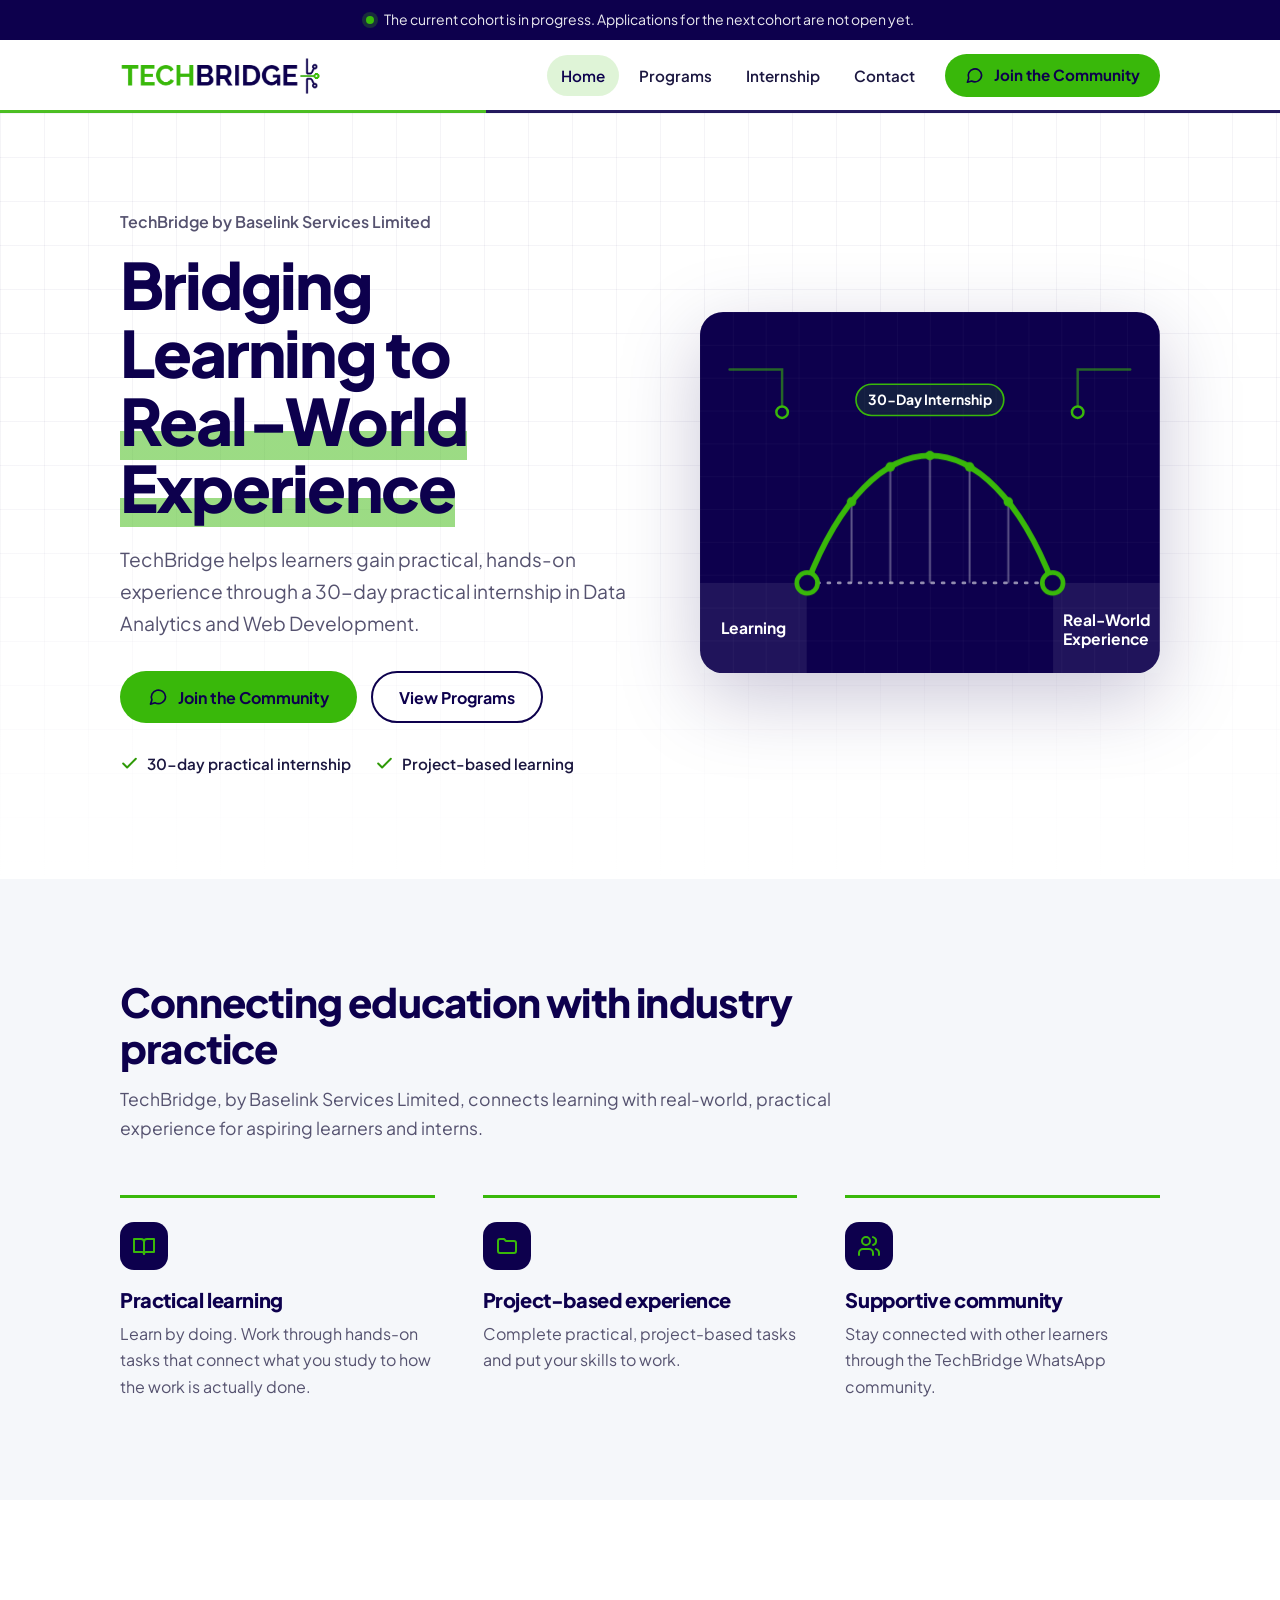
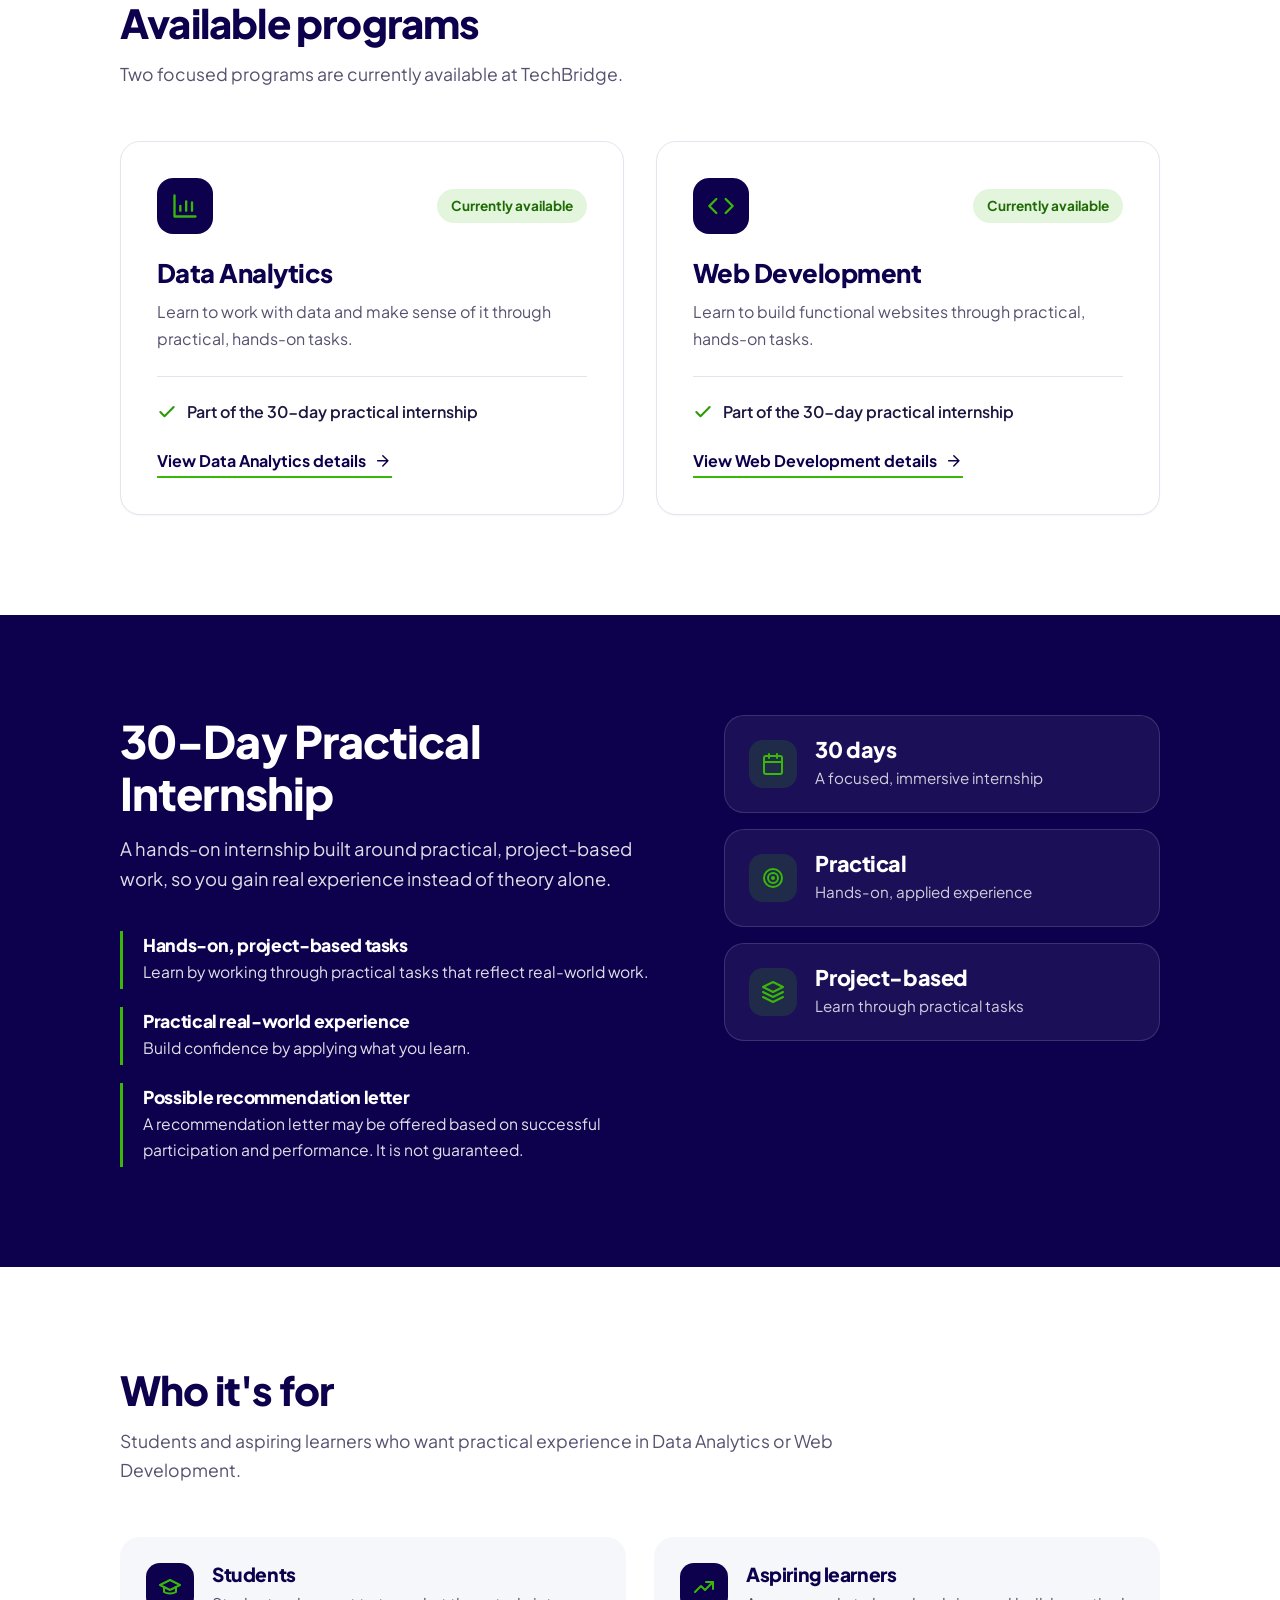
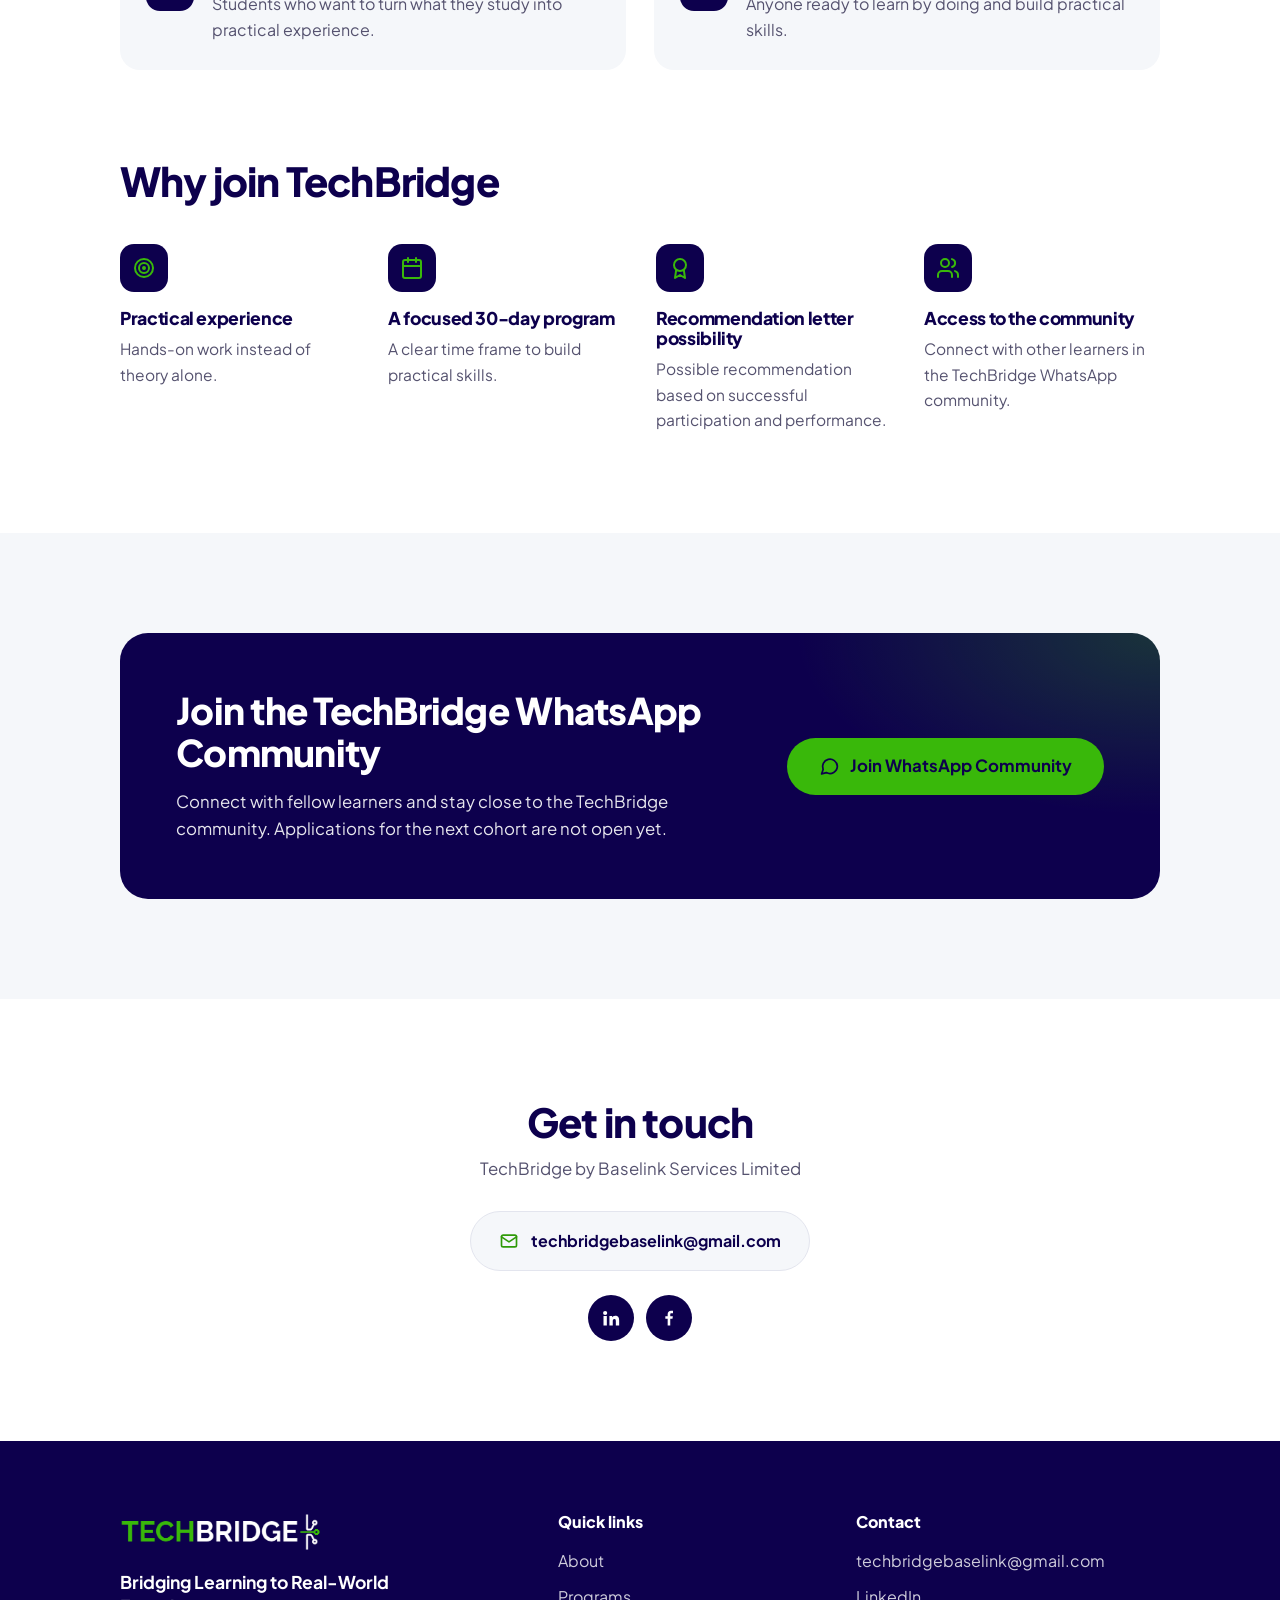
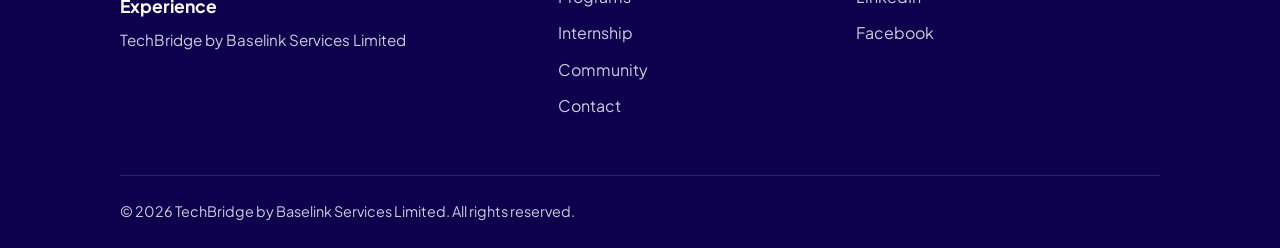
<file: index.html>
<!DOCTYPE html>
<html lang="en">
<head>
  <meta charset="UTF-8">
  <meta name="viewport" content="width=device-width, initial-scale=1">
  <title>TechBridge | Bridging Learning to Real-World Experience</title>
  <meta name="description" content="TechBridge by Baselink Services Limited offers a 30-day practical internship in Data Analytics and Web Development.">
  <meta name="theme-color" content="#0D004D">
  <link rel="icon" type="image/png" href="images/favicon.png">

  <link rel="preconnect" href="https://fonts.googleapis.com">
  <link rel="preconnect" href="https://fonts.gstatic.com" crossorigin>
  <link href="https://fonts.googleapis.com/css2?family=Plus+Jakarta+Sans:wght@400;500;600;700;800&display=swap" rel="stylesheet">
  <link rel="stylesheet" href="style.css">
</head>
<body>

  <!-- Icon sprite (inline so there are no extra files to load) -->
  <svg width="0" height="0" style="position:absolute" aria-hidden="true" focusable="false">
    <defs>
      <symbol id="i-chat" viewBox="0 0 24 24" fill="none" stroke="currentColor" stroke-width="2" stroke-linecap="round" stroke-linejoin="round"><path d="M21 11.5a8.5 8.5 0 0 1-12.6 7.4L3 20.5l1.7-5A8.5 8.5 0 1 1 21 11.5Z"/></symbol>
      <symbol id="i-book" viewBox="0 0 24 24" fill="none" stroke="currentColor" stroke-width="2" stroke-linecap="round" stroke-linejoin="round"><path d="M2 5h7a3 3 0 0 1 3 3v12a2 2 0 0 0-2-2H2z"/><path d="M22 5h-7a3 3 0 0 0-3 3v12a2 2 0 0 1 2-2h8z"/></symbol>
      <symbol id="i-folder" viewBox="0 0 24 24" fill="none" stroke="currentColor" stroke-width="2" stroke-linecap="round" stroke-linejoin="round"><path d="M3 7a2 2 0 0 1 2-2h4l2 2h8a2 2 0 0 1 2 2v8a2 2 0 0 1-2 2H5a2 2 0 0 1-2-2z"/></symbol>
      <symbol id="i-users" viewBox="0 0 24 24" fill="none" stroke="currentColor" stroke-width="2" stroke-linecap="round" stroke-linejoin="round"><path d="M16 21v-2a4 4 0 0 0-4-4H6a4 4 0 0 0-4 4v2"/><circle cx="9" cy="7" r="4"/><path d="M22 21v-2a4 4 0 0 0-3-3.9"/><path d="M16 3.1a4 4 0 0 1 0 7.8"/></symbol>
      <symbol id="i-chart" viewBox="0 0 24 24" fill="none" stroke="currentColor" stroke-width="2" stroke-linecap="round" stroke-linejoin="round"><path d="M3 3v18h18"/><path d="M8 16v-4"/><path d="M13 16V8"/><path d="M18 16v-7"/></symbol>
      <symbol id="i-code" viewBox="0 0 24 24" fill="none" stroke="currentColor" stroke-width="2" stroke-linecap="round" stroke-linejoin="round"><path d="m16 18 6-6-6-6"/><path d="m8 6-6 6 6 6"/></symbol>
      <symbol id="i-check" viewBox="0 0 24 24" fill="none" stroke="currentColor" stroke-width="2.5" stroke-linecap="round" stroke-linejoin="round"><path d="M20 6 9 17l-5-5"/></symbol>
      <symbol id="i-calendar" viewBox="0 0 24 24" fill="none" stroke="currentColor" stroke-width="2" stroke-linecap="round" stroke-linejoin="round"><rect x="3" y="4" width="18" height="18" rx="2"/><path d="M16 2v4M8 2v4M3 10h18"/></symbol>
      <symbol id="i-target" viewBox="0 0 24 24" fill="none" stroke="currentColor" stroke-width="2" stroke-linecap="round" stroke-linejoin="round"><circle cx="12" cy="12" r="9"/><circle cx="12" cy="12" r="5"/><circle cx="12" cy="12" r="1"/></symbol>
      <symbol id="i-layers" viewBox="0 0 24 24" fill="none" stroke="currentColor" stroke-width="2" stroke-linecap="round" stroke-linejoin="round"><path d="m12 2 10 5-10 5L2 7l10-5Z"/><path d="m2 17 10 5 10-5"/><path d="m2 12 10 5 10-5"/></symbol>
      <symbol id="i-cap" viewBox="0 0 24 24" fill="none" stroke="currentColor" stroke-width="2" stroke-linecap="round" stroke-linejoin="round"><path d="M22 10 12 5 2 10l10 5 10-5Z"/><path d="M6 12v5c3 2 9 2 12 0v-5"/></symbol>
      <symbol id="i-trend" viewBox="0 0 24 24" fill="none" stroke="currentColor" stroke-width="2" stroke-linecap="round" stroke-linejoin="round"><path d="m3 17 6-6 4 4 8-8"/><path d="M14 7h7v7"/></symbol>
      <symbol id="i-award" viewBox="0 0 24 24" fill="none" stroke="currentColor" stroke-width="2" stroke-linecap="round" stroke-linejoin="round"><circle cx="12" cy="9" r="6"/><path d="M8.2 13.9 7 22l5-3 5 3-1.2-8.1"/></symbol>
      <symbol id="i-mail" viewBox="0 0 24 24" fill="none" stroke="currentColor" stroke-width="2" stroke-linecap="round" stroke-linejoin="round"><rect x="3" y="5" width="18" height="14" rx="2"/><path d="m3 7 9 6 9-6"/></symbol>
      <symbol id="i-linkedin" viewBox="0 0 24 24" fill="currentColor"><path d="M4.98 3.5a2.5 2.5 0 1 1 0 5 2.5 2.5 0 0 1 0-5ZM3 9.5h4V21H3V9.5Zm6.5 0h3.8v1.6h.1c.5-1 1.8-1.9 3.7-1.9 4 0 4.7 2.6 4.7 6V21h-4v-5c0-1.2 0-2.8-1.7-2.8s-2 1.3-2 2.7V21h-4V9.5Z"/></symbol>
      <symbol id="i-facebook" viewBox="0 0 24 24" fill="currentColor"><path d="M13.5 21v-8h2.7l.4-3.2h-3.1V7.8c0-.9.3-1.5 1.6-1.5h1.7V3.4c-.3 0-1.3-.1-2.4-.1-2.4 0-4 1.5-4 4.1v2.4H7.6V13h2.8v8h3.1Z"/></symbol>
      <symbol id="i-arrow-right" viewBox="0 0 24 24" fill="none" stroke="currentColor" stroke-width="2" stroke-linecap="round" stroke-linejoin="round"><path d="M5 12h14M12 5l7 7-7 7"/></symbol>
    </defs>
  </svg>

  <a class="skip-link" href="#main">Skip to content</a>

  <!-- Cohort notice -->
  <div class="notice" role="status">
    <p><span class="notice-dot" aria-hidden="true"></span>The current cohort is in progress. Applications for the next cohort are not open yet.</p>
  </div>

  <!-- Header -->
  <header class="site-header">
    <div class="container header-inner">
      <a class="brand" href="#home" aria-label="TechBridge home">
        <img src="images/techbridge-logo.png" alt="TechBridge" width="546" height="103">
      </a>
      <nav class="site-nav" aria-label="Main">
        <ul>
          <li><a href="#home" aria-current="page">Home</a></li>
          <li><a href="programs.html">Programs</a></li>
          <li><a href="#internship">Internship</a></li>
          <li><a href="#contact">Contact</a></li>
        </ul>
      </nav>
      <div class="header-side">
        <a class="btn btn-primary btn-sm" href="https://chat.whatsapp.com/FqpBvYS4oaK32cXDxc8JIS" target="_blank" rel="noopener noreferrer">
          <svg class="icon" aria-hidden="true"><use href="#i-chat"/></svg>
          <span class="label-long">Join the Community</span>
          <span class="label-short">Join</span>
        </a>
      </div>
    </div>
  </header>

  <main id="main">

    <!-- Hero -->
    <section class="hero" id="home">
      <div class="container hero-grid">
        <div class="hero-copy">
          <p class="hero-org">TechBridge by Baselink Services Limited</p>
          <h1>Bridging Learning to <span class="mark">Real&#8209;World Experience</span></h1>
          <p class="hero-lead">TechBridge helps learners gain practical, hands-on experience through a 30-day practical internship in Data Analytics and Web Development.</p>
          <div class="hero-actions">
            <a class="btn btn-primary" href="https://chat.whatsapp.com/FqpBvYS4oaK32cXDxc8JIS" target="_blank" rel="noopener noreferrer">
              <svg class="icon" aria-hidden="true"><use href="#i-chat"/></svg>
              Join the Community
            </a>
            <a class="btn btn-outline" href="#programs">View Programs</a>
          </div>
          <ul class="hero-points">
            <li><svg class="icon" aria-hidden="true"><use href="#i-check"/></svg>30-day practical internship</li>
            <li><svg class="icon" aria-hidden="true"><use href="#i-check"/></svg>Project-based learning</li>
          </ul>
        </div>

        <div class="hero-visual">
          <svg class="bridge" viewBox="0 0 560 440" role="img" aria-label="Illustration of a bridge connecting Learning on the left to Real-World Experience on the right">
            <defs>
              <pattern id="grid" width="40" height="40" patternUnits="userSpaceOnUse">
                <path d="M40 0H0V40" fill="none" stroke="#ffffff" stroke-opacity="0.07"/>
              </pattern>
            </defs>
            <rect width="560" height="440" rx="28" fill="#0D004D"/>
            <rect width="560" height="440" rx="28" fill="url(#grid)"/>

            <!-- circuit traces, echoing the logo icon -->
            <g fill="none" stroke="#39B80A" stroke-opacity="0.55" stroke-width="3" stroke-linecap="round">
              <path d="M36 70h64v44"/>
              <path d="M524 70h-64v44"/>
            </g>
            <g fill="#0D004D" stroke="#39B80A" stroke-width="3">
              <circle cx="100" cy="122" r="7"/>
              <circle cx="460" cy="122" r="7"/>
            </g>

            <!-- banks -->
            <rect x="0" y="330" width="130" height="110" fill="#ffffff" fill-opacity="0.08"/>
            <rect x="430" y="330" width="130" height="110" fill="#ffffff" fill-opacity="0.08"/>

            <g transform="translate(280 330) scale(1.15) translate(-280 -330)">
            <!-- deck -->
            <path d="M150 330H410" stroke="#ffffff" stroke-opacity="0.55" stroke-width="3" stroke-dasharray="2 9" stroke-linecap="round"/>

            <!-- hangers -->
            <g class="hangers" stroke="#ffffff" stroke-opacity="0.35" stroke-width="2">
              <path d="M197 244V330"/><path d="M238 207V330"/><path d="M280 195V330"/><path d="M322 207V330"/><path d="M363 244V330"/>
            </g>

            <!-- arch -->
            <path class="arch" pathLength="1" d="M150 330C220 150 340 150 410 330" fill="none" stroke="#39B80A" stroke-width="6" stroke-linecap="round"/>

            <g class="arch-nodes" fill="#39B80A">
              <circle cx="197" cy="244" r="5"/><circle cx="238" cy="207" r="5"/><circle cx="280" cy="195" r="5"/><circle cx="322" cy="207" r="5"/><circle cx="363" cy="244" r="5"/>
            </g>

            <!-- end nodes -->
            <g fill="#0D004D" stroke="#39B80A" stroke-width="5">
              <circle cx="150" cy="330" r="11"/>
              <circle cx="410" cy="330" r="11"/>
            </g>

            </g>

            <!-- 30-day tag -->
            <g>
              <rect x="190" y="88" width="180" height="38" rx="19" fill="#39B80A" fill-opacity="0.16" stroke="#39B80A" stroke-width="2"/>
              <text x="280" y="113" text-anchor="middle" fill="#ffffff" font-size="17" font-weight="700" font-family="Plus Jakarta Sans, Arial, sans-serif">30-Day Internship</text>
            </g>

            <!-- bank labels -->
            <g fill="#ffffff" font-family="Plus Jakarta Sans, Arial, sans-serif" font-weight="700" font-size="19" text-anchor="middle">
              <text x="65" y="392">Learning</text>
              <text x="495" y="382">Real-World</text>
              <text x="495" y="406">Experience</text>
            </g>
          </svg>
        </div>
      </div>
    </section>

    <!-- About -->
    <section class="section section-soft" id="about">
      <div class="container">
        <div class="section-head">
          <h2>Connecting education with industry practice</h2>
          <p>TechBridge, by Baselink Services Limited, connects learning with real-world, practical experience for aspiring learners and interns.</p>
        </div>

        <div class="trio">
          <article class="trio-item">
            <span class="icon-chip"><svg class="icon" aria-hidden="true"><use href="#i-book"/></svg></span>
            <div class="trio-text">
              <h3>Practical learning</h3>
              <p>Learn by doing. Work through hands-on tasks that connect what you study to how the work is actually done.</p>
            </div>
          </article>
          <article class="trio-item">
            <span class="icon-chip"><svg class="icon" aria-hidden="true"><use href="#i-folder"/></svg></span>
            <div class="trio-text">
              <h3>Project-based experience</h3>
              <p>Complete practical, project-based tasks and put your skills to work.</p>
            </div>
          </article>
          <article class="trio-item">
            <span class="icon-chip"><svg class="icon" aria-hidden="true"><use href="#i-users"/></svg></span>
            <div class="trio-text">
              <h3>Supportive community</h3>
              <p>Stay connected with other learners through the TechBridge WhatsApp community.</p>
            </div>
          </article>
        </div>
      </div>
    </section>

    <!-- Programs -->
    <section class="section" id="programs">
      <div class="container">
        <div class="section-head">
          <h2>Available programs</h2>
          <p>Two focused programs are currently available at TechBridge.</p>
        </div>

        <div class="program-grid">
          <article class="program-card">
            <div class="program-top">
              <span class="icon-chip icon-chip-lg"><svg class="icon" aria-hidden="true"><use href="#i-chart"/></svg></span>
              <span class="badge">Currently available</span>
            </div>
            <h3>Data Analytics</h3>
            <p>Learn to work with data and make sense of it through practical, hands-on tasks.</p>
            <ul class="check-list">
              <li><svg class="icon" aria-hidden="true"><use href="#i-check"/></svg>Part of the 30-day practical internship</li>
            </ul>
            <a class="text-link" href="programs.html#data-analytics">View Data Analytics details
              <svg class="icon" aria-hidden="true"><use href="#i-arrow-right"/></svg>
            </a>
          </article>

          <article class="program-card">
            <div class="program-top">
              <span class="icon-chip icon-chip-lg"><svg class="icon" aria-hidden="true"><use href="#i-code"/></svg></span>
              <span class="badge">Currently available</span>
            </div>
            <h3>Web Development</h3>
            <p>Learn to build functional websites through practical, hands-on tasks.</p>
            <ul class="check-list">
              <li><svg class="icon" aria-hidden="true"><use href="#i-check"/></svg>Part of the 30-day practical internship</li>
            </ul>
            <a class="text-link" href="programs.html#web-development">View Web Development details
              <svg class="icon" aria-hidden="true"><use href="#i-arrow-right"/></svg>
            </a>
          </article>
        </div>
      </div>
    </section>

    <!-- Internship -->
    <section class="section section-dark" id="internship">
      <div class="container internship-grid">
        <div class="internship-copy">
          <h2>30-Day Practical Internship</h2>
          <p class="internship-lead">A hands-on internship built around practical, project-based work, so you gain real experience instead of theory alone.</p>

          <ul class="benefits">
            <li>
              <h3>Hands-on, project-based tasks</h3>
              <p>Learn by working through practical tasks that reflect real-world work.</p>
            </li>
            <li>
              <h3>Practical real-world experience</h3>
              <p>Build confidence by applying what you learn.</p>
            </li>
            <li>
              <h3>Possible recommendation letter</h3>
              <p>A recommendation letter may be offered based on successful participation and performance. It is not guaranteed.</p>
            </li>
          </ul>
        </div>

        <div class="internship-tiles">
          <div class="tile">
            <span class="icon-chip icon-chip-light"><svg class="icon" aria-hidden="true"><use href="#i-calendar"/></svg></span>
            <div>
              <h3>30 days</h3>
              <p>A focused, immersive internship</p>
            </div>
          </div>
          <div class="tile">
            <span class="icon-chip icon-chip-light"><svg class="icon" aria-hidden="true"><use href="#i-target"/></svg></span>
            <div>
              <h3>Practical</h3>
              <p>Hands-on, applied experience</p>
            </div>
          </div>
          <div class="tile">
            <span class="icon-chip icon-chip-light"><svg class="icon" aria-hidden="true"><use href="#i-layers"/></svg></span>
            <div>
              <h3>Project-based</h3>
              <p>Learn through practical tasks</p>
            </div>
          </div>
        </div>
      </div>
    </section>

    <!-- Who it's for + Why join -->
    <section class="section" id="why-join">
      <div class="container">
        <div class="section-head">
          <h2>Who it's for</h2>
          <p>Students and aspiring learners who want practical experience in Data Analytics or Web Development.</p>
        </div>

        <div class="duo">
          <article class="who-card">
            <span class="icon-chip"><svg class="icon" aria-hidden="true"><use href="#i-cap"/></svg></span>
            <div>
              <h3>Students</h3>
              <p>Students who want to turn what they study into practical experience.</p>
            </div>
          </article>
          <article class="who-card">
            <span class="icon-chip"><svg class="icon" aria-hidden="true"><use href="#i-trend"/></svg></span>
            <div>
              <h3>Aspiring learners</h3>
              <p>Anyone ready to learn by doing and build practical skills.</p>
            </div>
          </article>
        </div>

        <div class="section-head why-head">
          <h2>Why join TechBridge</h2>
        </div>

        <div class="quad">
          <article class="why-item">
            <span class="icon-chip"><svg class="icon" aria-hidden="true"><use href="#i-target"/></svg></span>
            <h3>Practical experience</h3>
            <p>Hands-on work instead of theory alone.</p>
          </article>
          <article class="why-item">
            <span class="icon-chip"><svg class="icon" aria-hidden="true"><use href="#i-calendar"/></svg></span>
            <h3>A focused 30-day program</h3>
            <p>A clear time frame to build practical skills.</p>
          </article>
          <article class="why-item">
            <span class="icon-chip"><svg class="icon" aria-hidden="true"><use href="#i-award"/></svg></span>
            <h3>Recommendation letter possibility</h3>
            <p>Possible recommendation based on successful participation and performance.</p>
          </article>
          <article class="why-item">
            <span class="icon-chip"><svg class="icon" aria-hidden="true"><use href="#i-users"/></svg></span>
            <h3>Access to the community</h3>
            <p>Connect with other learners in the TechBridge WhatsApp community.</p>
          </article>
        </div>
      </div>
    </section>

    <!-- Community -->
    <section class="section section-soft" id="community">
      <div class="container">
        <div class="community-banner">
          <div class="community-copy">
            <h2>Join the TechBridge WhatsApp Community</h2>
            <p>Connect with fellow learners and stay close to the TechBridge community. Applications for the next cohort are not open yet.</p>
          </div>
          <a class="btn btn-primary btn-lg" href="https://chat.whatsapp.com/FqpBvYS4oaK32cXDxc8JIS" target="_blank" rel="noopener noreferrer">
            <svg class="icon" aria-hidden="true"><use href="#i-chat"/></svg>
            Join WhatsApp Community
          </a>
        </div>
      </div>
    </section>

    <!-- Contact -->
    <section class="section" id="contact">
      <div class="container contact">
        <h2>Get in touch</h2>
        <p>TechBridge by Baselink Services Limited</p>

        <a class="email-pill" href="mailto:techbridgebaselink@gmail.com">
          <svg class="icon" aria-hidden="true"><use href="#i-mail"/></svg>
          techbridgebaselink@gmail.com
        </a>

        <ul class="socials" aria-label="TechBridge social media">
          <li>
            <a href="https://www.linkedin.com/company/techbridge-services/" target="_blank" rel="noopener noreferrer" aria-label="TechBridge on LinkedIn">
              <svg class="icon" aria-hidden="true"><use href="#i-linkedin"/></svg>
            </a>
          </li>
          <li>
            <a href="https://www.facebook.com/p/Baselink-Services-100066771475783/" target="_blank" rel="noopener noreferrer" aria-label="Baselink Services on Facebook">
              <svg class="icon" aria-hidden="true"><use href="#i-facebook"/></svg>
            </a>
          </li>
        </ul>
      </div>
    </section>

  </main>

  <!-- Footer -->
  <footer class="site-footer">
    <div class="container footer-grid">
      <div class="footer-brand">
        <img src="images/techbridge-logo-light.png" alt="TechBridge" width="546" height="103">
        <p class="footer-tagline">Bridging Learning to Real-World Experience</p>
        <p class="footer-org">TechBridge by Baselink Services Limited</p>
      </div>

      <nav class="footer-col" aria-label="Footer">
        <h2>Quick links</h2>
        <ul>
          <li><a href="#about">About</a></li>
          <li><a href="programs.html">Programs</a></li>
          <li><a href="#internship">Internship</a></li>
          <li><a href="#community">Community</a></li>
          <li><a href="#contact">Contact</a></li>
        </ul>
      </nav>

      <div class="footer-col">
        <h2>Contact</h2>
        <ul>
          <li><a href="mailto:techbridgebaselink@gmail.com">techbridgebaselink@gmail.com</a></li>
          <li><a href="https://www.linkedin.com/company/techbridge-services/" target="_blank" rel="noopener noreferrer">LinkedIn</a></li>
          <li><a href="https://www.facebook.com/p/Baselink-Services-100066771475783/" target="_blank" rel="noopener noreferrer">Facebook</a></li>
        </ul>
      </div>
    </div>

    <div class="container footer-bottom">
      <p>&copy; 2026 TechBridge by Baselink Services Limited. All rights reserved.</p>
    </div>
  </footer>

</body>
</html>
</file>
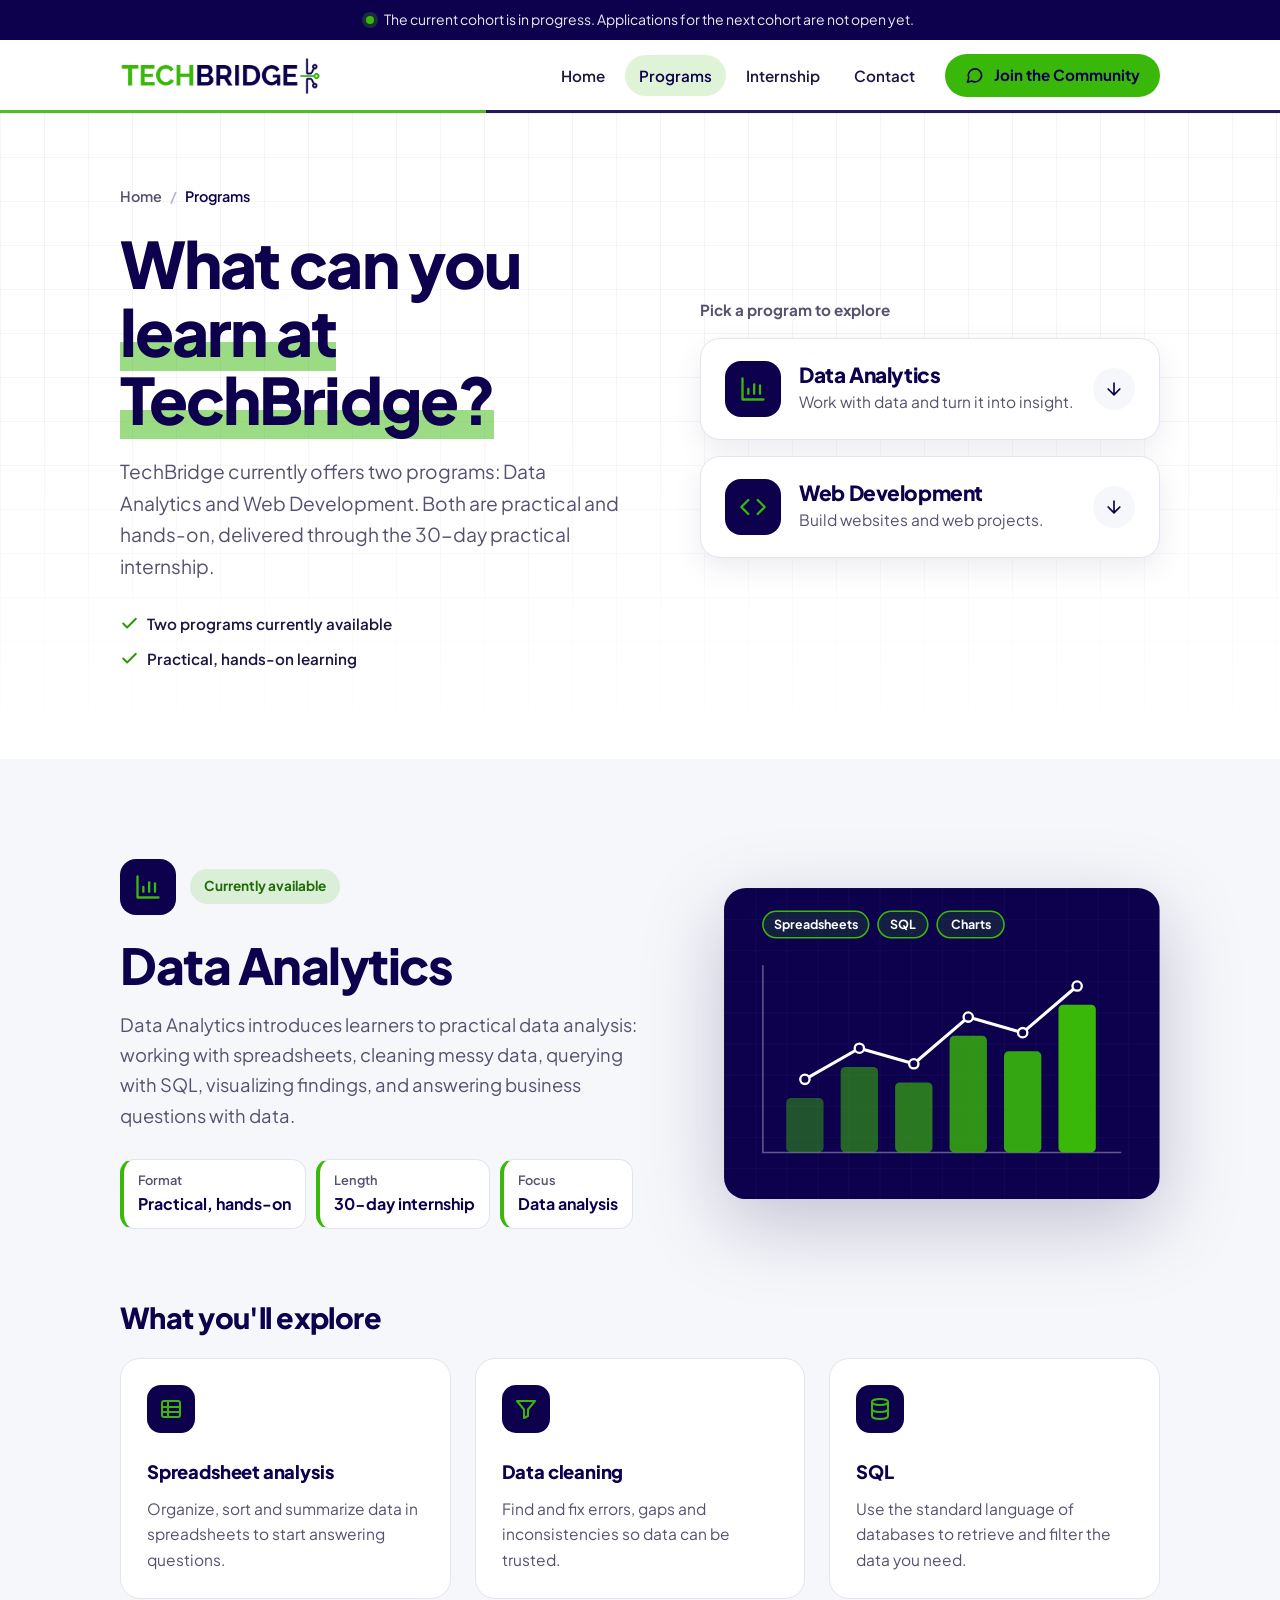
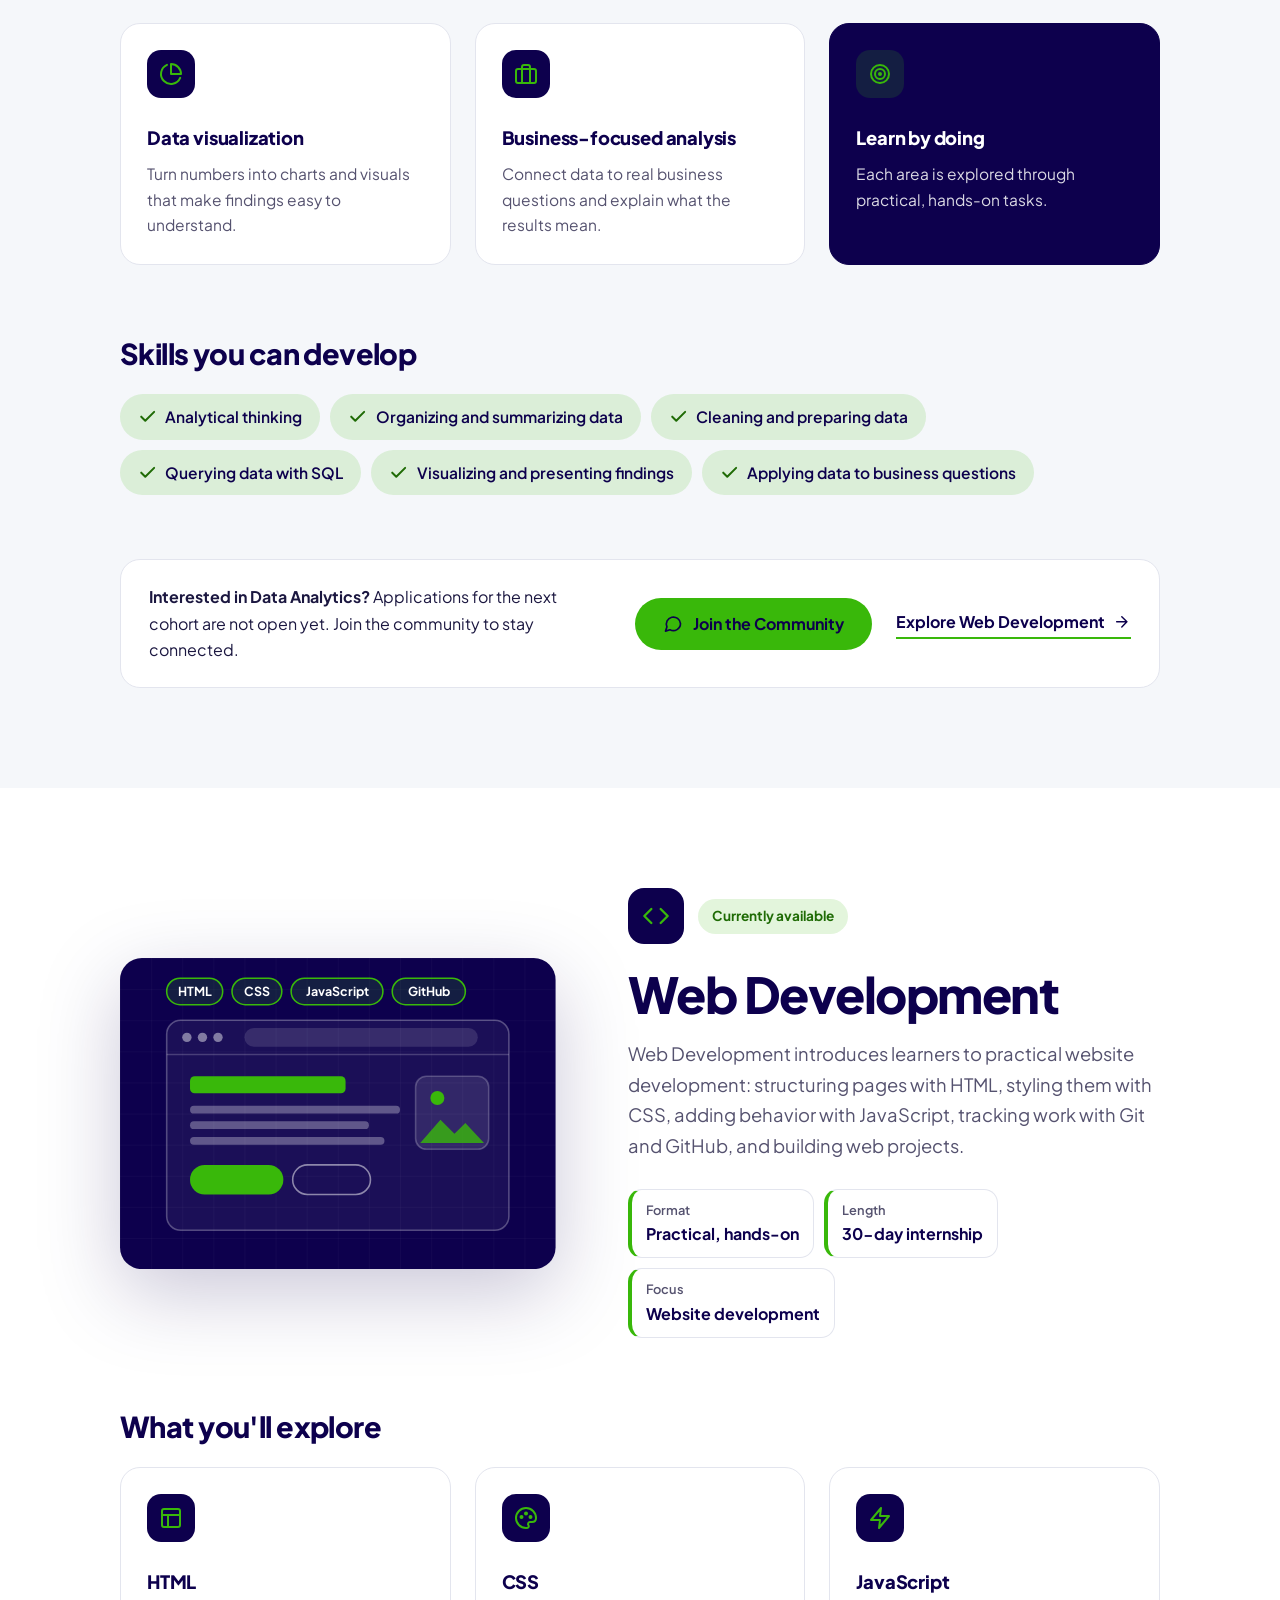
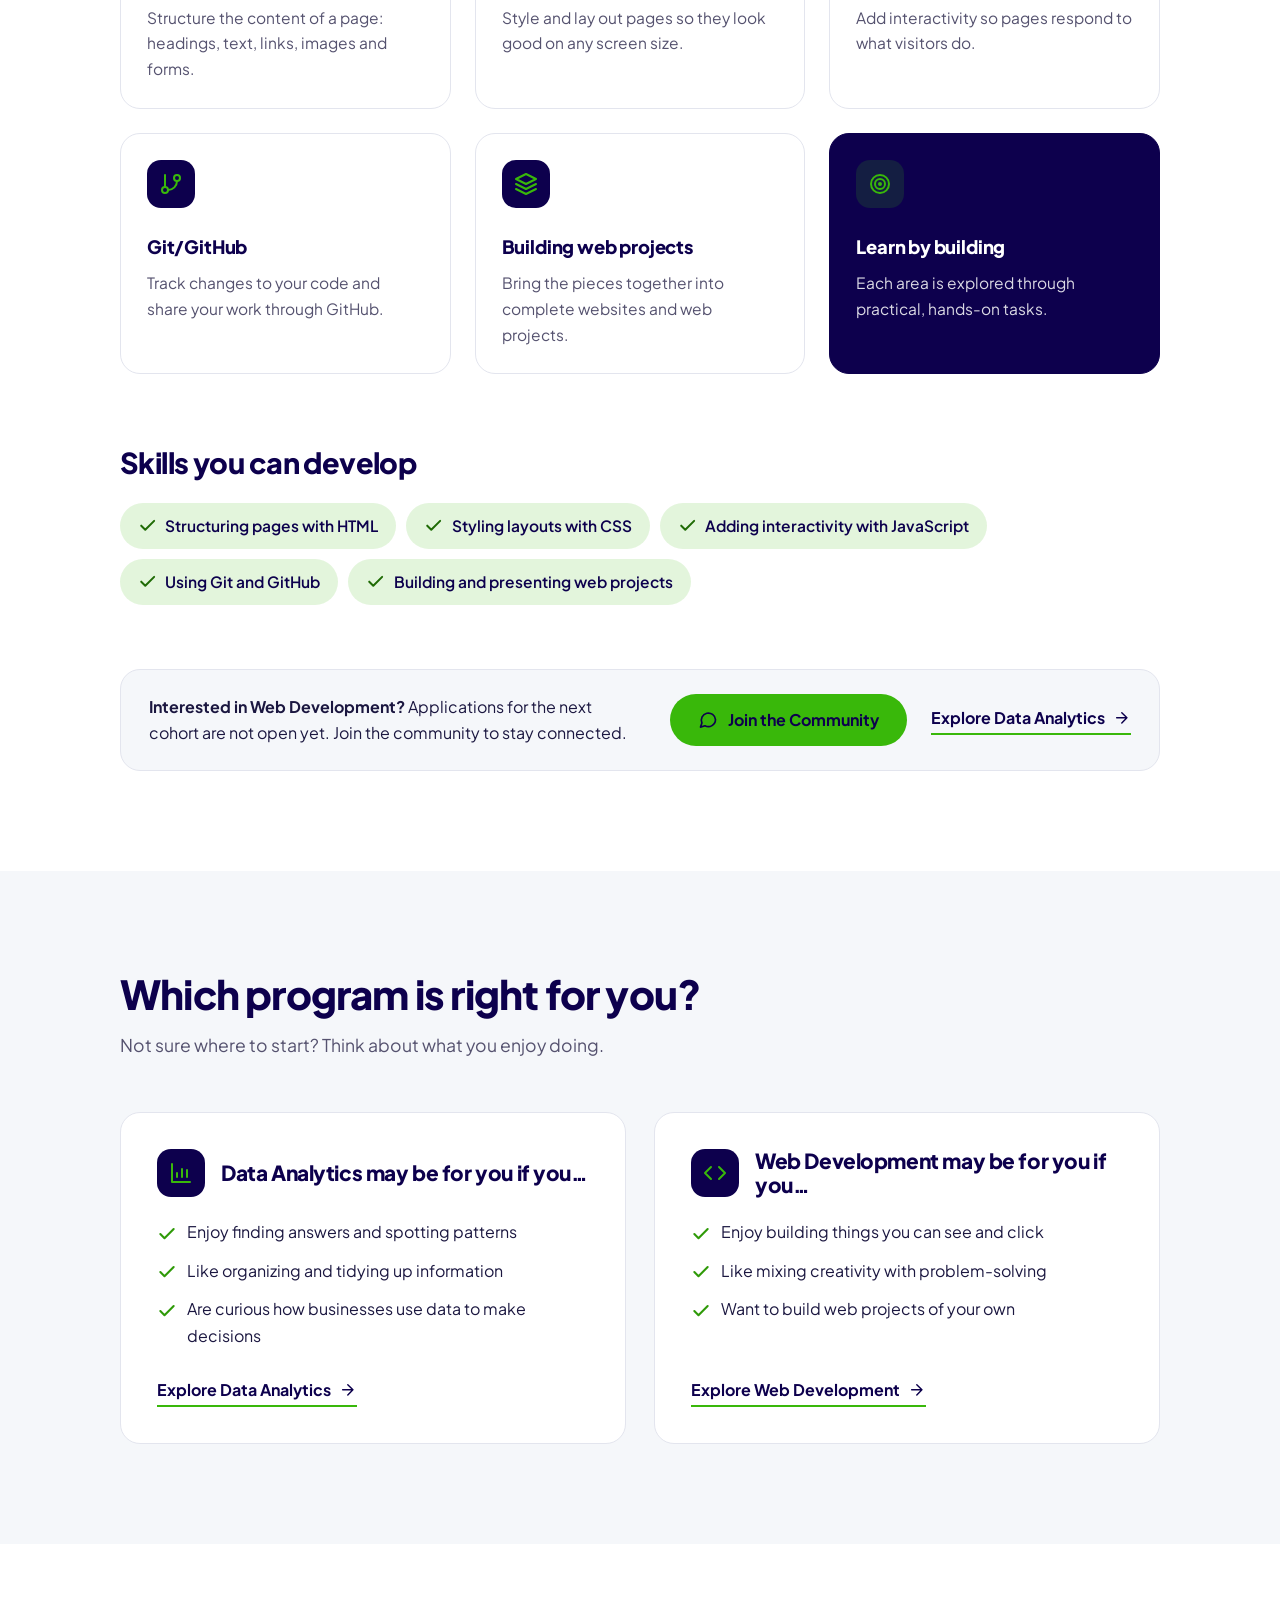
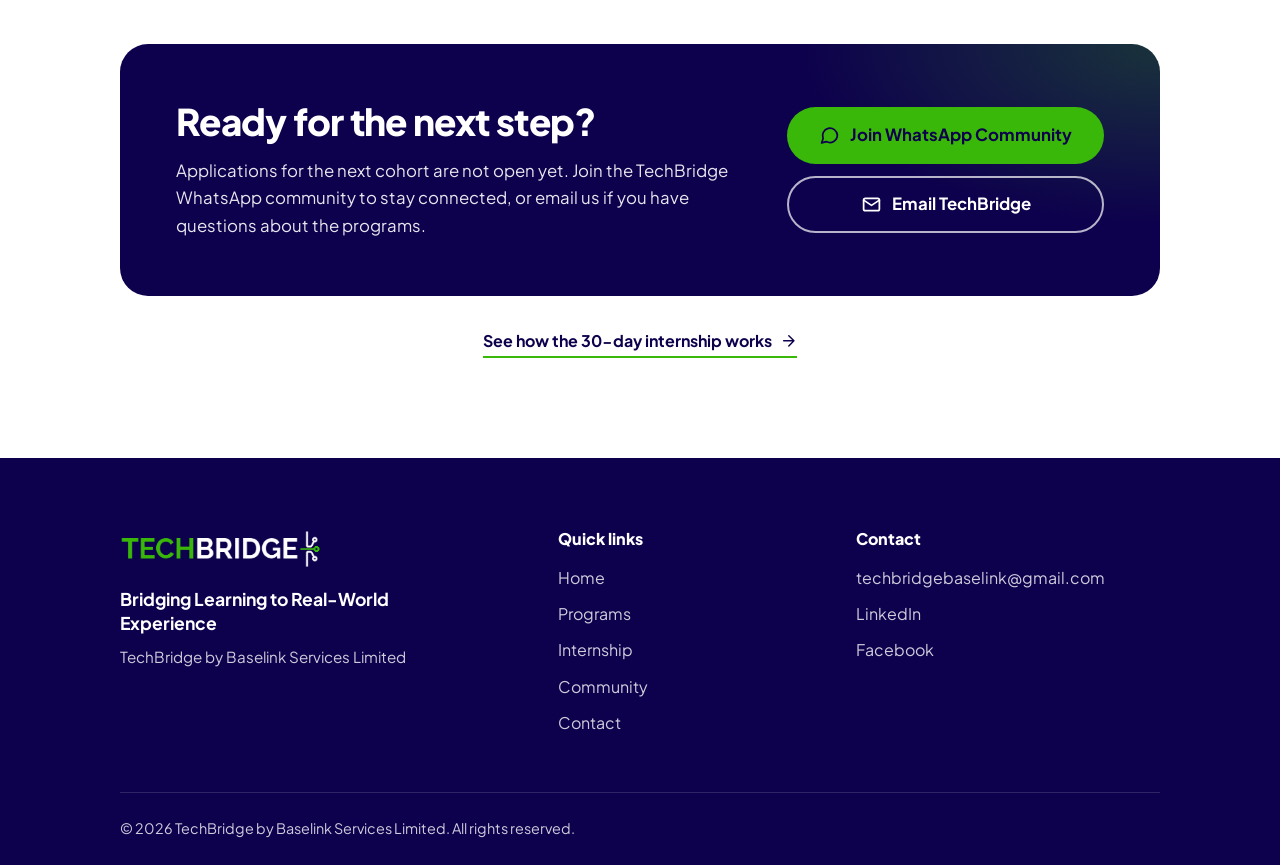
<file: programs.html>
<!DOCTYPE html>
<html lang="en">
<head>
  <meta charset="UTF-8">
  <meta name="viewport" content="width=device-width, initial-scale=1">
  <title>Programs | TechBridge</title>
  <meta name="description" content="Explore TechBridge's Data Analytics and Web Development programs: what you will learn, the skills you can develop, and how to take the next step.">
  <meta name="theme-color" content="#0D004D">
  <link rel="icon" type="image/png" href="images/favicon.png">

  <link rel="preconnect" href="https://fonts.googleapis.com">
  <link rel="preconnect" href="https://fonts.gstatic.com" crossorigin>
  <link href="https://fonts.googleapis.com/css2?family=Plus+Jakarta+Sans:wght@400;500;600;700;800&display=swap" rel="stylesheet">
  <link rel="stylesheet" href="style.css">
</head>
<body>

  <!-- Icon sprite (inline so there are no extra files to load) -->
  <svg width="0" height="0" style="position:absolute" aria-hidden="true" focusable="false">
    <defs>
      <symbol id="i-chat" viewBox="0 0 24 24" fill="none" stroke="currentColor" stroke-width="2" stroke-linecap="round" stroke-linejoin="round"><path d="M21 11.5a8.5 8.5 0 0 1-12.6 7.4L3 20.5l1.7-5A8.5 8.5 0 1 1 21 11.5Z"/></symbol>
      <symbol id="i-chart" viewBox="0 0 24 24" fill="none" stroke="currentColor" stroke-width="2" stroke-linecap="round" stroke-linejoin="round"><path d="M3 3v18h18"/><path d="M8 16v-4"/><path d="M13 16V8"/><path d="M18 16v-7"/></symbol>
      <symbol id="i-code" viewBox="0 0 24 24" fill="none" stroke="currentColor" stroke-width="2" stroke-linecap="round" stroke-linejoin="round"><path d="m16 18 6-6-6-6"/><path d="m8 6-6 6 6 6"/></symbol>
      <symbol id="i-check" viewBox="0 0 24 24" fill="none" stroke="currentColor" stroke-width="2.5" stroke-linecap="round" stroke-linejoin="round"><path d="M20 6 9 17l-5-5"/></symbol>
      <symbol id="i-target" viewBox="0 0 24 24" fill="none" stroke="currentColor" stroke-width="2" stroke-linecap="round" stroke-linejoin="round"><circle cx="12" cy="12" r="9"/><circle cx="12" cy="12" r="5"/><circle cx="12" cy="12" r="1"/></symbol>
      <symbol id="i-layers" viewBox="0 0 24 24" fill="none" stroke="currentColor" stroke-width="2" stroke-linecap="round" stroke-linejoin="round"><path d="m12 2 10 5-10 5L2 7l10-5Z"/><path d="m2 17 10 5 10-5"/><path d="m2 12 10 5 10-5"/></symbol>
      <symbol id="i-mail" viewBox="0 0 24 24" fill="none" stroke="currentColor" stroke-width="2" stroke-linecap="round" stroke-linejoin="round"><rect x="3" y="5" width="18" height="14" rx="2"/><path d="m3 7 9 6 9-6"/></symbol>
      <symbol id="i-linkedin" viewBox="0 0 24 24" fill="currentColor"><path d="M4.98 3.5a2.5 2.5 0 1 1 0 5 2.5 2.5 0 0 1 0-5ZM3 9.5h4V21H3V9.5Zm6.5 0h3.8v1.6h.1c.5-1 1.8-1.9 3.7-1.9 4 0 4.7 2.6 4.7 6V21h-4v-5c0-1.2 0-2.8-1.7-2.8s-2 1.3-2 2.7V21h-4V9.5Z"/></symbol>
      <symbol id="i-facebook" viewBox="0 0 24 24" fill="currentColor"><path d="M13.5 21v-8h2.7l.4-3.2h-3.1V7.8c0-.9.3-1.5 1.6-1.5h1.7V3.4c-.3 0-1.3-.1-2.4-.1-2.4 0-4 1.5-4 4.1v2.4H7.6V13h2.8v8h3.1Z"/></symbol>
      <symbol id="i-arrow-right" viewBox="0 0 24 24" fill="none" stroke="currentColor" stroke-width="2" stroke-linecap="round" stroke-linejoin="round"><path d="M5 12h14M12 5l7 7-7 7"/></symbol>
      <symbol id="i-arrow-down" viewBox="0 0 24 24" fill="none" stroke="currentColor" stroke-width="2" stroke-linecap="round" stroke-linejoin="round"><path d="M12 5v14M19 12l-7 7-7-7"/></symbol>
      <!-- Data Analytics topic icons -->
      <symbol id="i-table" viewBox="0 0 24 24" fill="none" stroke="currentColor" stroke-width="2" stroke-linecap="round" stroke-linejoin="round"><rect x="3" y="4" width="18" height="16" rx="2"/><path d="M3 10h18M3 15h18M9 4v16"/></symbol>
      <symbol id="i-filter" viewBox="0 0 24 24" fill="none" stroke="currentColor" stroke-width="2" stroke-linecap="round" stroke-linejoin="round"><path d="M3 4h18l-7 8.5V19l-4 2v-8.5L3 4Z"/></symbol>
      <symbol id="i-database" viewBox="0 0 24 24" fill="none" stroke="currentColor" stroke-width="2" stroke-linecap="round" stroke-linejoin="round"><ellipse cx="12" cy="5" rx="8" ry="3"/><path d="M4 5v14c0 1.7 3.6 3 8 3s8-1.3 8-3V5"/><path d="M4 12c0 1.7 3.6 3 8 3s8-1.3 8-3"/></symbol>
      <symbol id="i-pie" viewBox="0 0 24 24" fill="none" stroke="currentColor" stroke-width="2" stroke-linecap="round" stroke-linejoin="round"><path d="M21.2 15.9A10 10 0 1 1 8 2.8"/><path d="M22 12A10 10 0 0 0 12 2v10z"/></symbol>
      <symbol id="i-briefcase" viewBox="0 0 24 24" fill="none" stroke="currentColor" stroke-width="2" stroke-linecap="round" stroke-linejoin="round"><rect x="2" y="7" width="20" height="14" rx="2"/><path d="M16 21V5a2 2 0 0 0-2-2h-4a2 2 0 0 0-2 2v16"/></symbol>
      <!-- Web Development topic icons -->
      <symbol id="i-layout" viewBox="0 0 24 24" fill="none" stroke="currentColor" stroke-width="2" stroke-linecap="round" stroke-linejoin="round"><rect x="3" y="3" width="18" height="18" rx="2"/><path d="M3 9h18M9 21V9"/></symbol>
      <symbol id="i-palette" viewBox="0 0 24 24" fill="none" stroke="currentColor" stroke-width="2" stroke-linecap="round" stroke-linejoin="round"><path d="M12 22a10 10 0 1 1 10-10c0 3-2 4-4 4h-2a2 2 0 0 0-1.5 3.3c.6.7.5 2.7-2.5 2.7Z"/><circle cx="7.5" cy="11" r="1"/><circle cx="12" cy="7.5" r="1"/><circle cx="16.5" cy="11" r="1"/></symbol>
      <symbol id="i-bolt" viewBox="0 0 24 24" fill="none" stroke="currentColor" stroke-width="2" stroke-linecap="round" stroke-linejoin="round"><path d="M13 2 3 14h9l-1 8 10-12h-9l1-8Z"/></symbol>
      <symbol id="i-branch" viewBox="0 0 24 24" fill="none" stroke="currentColor" stroke-width="2" stroke-linecap="round" stroke-linejoin="round"><path d="M6 3v12"/><circle cx="18" cy="6" r="3"/><circle cx="6" cy="18" r="3"/><path d="M18 9a9 9 0 0 1-9 9"/></symbol>
    </defs>
  </svg>

  <a class="skip-link" href="#main">Skip to content</a>

  <!-- Cohort notice -->
  <div class="notice" role="status">
    <p><span class="notice-dot" aria-hidden="true"></span>The current cohort is in progress. Applications for the next cohort are not open yet.</p>
  </div>

  <!-- Header -->
  <header class="site-header">
    <div class="container header-inner">
      <a class="brand" href="index.html" aria-label="TechBridge home">
        <img src="images/techbridge-logo.png" alt="TechBridge" width="546" height="103">
      </a>
      <nav class="site-nav" aria-label="Main">
        <ul>
          <li><a href="index.html">Home</a></li>
          <li><a href="programs.html" aria-current="page">Programs</a></li>
          <li><a href="index.html#internship">Internship</a></li>
          <li><a href="index.html#contact">Contact</a></li>
        </ul>
      </nav>
      <div class="header-side">
        <a class="btn btn-primary btn-sm" href="https://chat.whatsapp.com/FqpBvYS4oaK32cXDxc8JIS" target="_blank" rel="noopener noreferrer">
          <svg class="icon" aria-hidden="true"><use href="#i-chat"/></svg>
          <span class="label-long">Join the Community</span>
          <span class="label-short">Join</span>
        </a>
      </div>
    </div>
  </header>

  <main id="main">

    <!-- Page hero -->
    <section class="hero page-hero" id="top">
      <div class="container hero-grid">
        <div class="hero-copy">
          <nav class="breadcrumb" aria-label="Breadcrumb">
            <ul>
              <li><a href="index.html">Home</a></li>
              <li aria-current="page">Programs</li>
            </ul>
          </nav>
          <h1>What can you <span class="mark">learn at TechBridge?</span></h1>
          <p class="hero-lead">TechBridge currently offers two programs: Data Analytics and Web Development. Both are practical and hands-on, delivered through the 30-day practical internship.</p>
          <ul class="hero-points">
            <li><svg class="icon" aria-hidden="true"><use href="#i-check"/></svg>Two programs currently available</li>
            <li><svg class="icon" aria-hidden="true"><use href="#i-check"/></svg>Practical, hands-on learning</li>
          </ul>
        </div>

        <div class="chooser">
          <p class="chooser-label">Pick a program to explore</p>

          <a class="path-card" href="#data-analytics">
            <span class="icon-chip icon-chip-lg"><svg class="icon" aria-hidden="true"><use href="#i-chart"/></svg></span>
            <div class="path-text">
              <h2>Data Analytics</h2>
              <p>Work with data and turn it into insight.</p>
            </div>
            <span class="path-arrow"><svg class="icon" aria-hidden="true"><use href="#i-arrow-down"/></svg></span>
          </a>

          <a class="path-card" href="#web-development">
            <span class="icon-chip icon-chip-lg"><svg class="icon" aria-hidden="true"><use href="#i-code"/></svg></span>
            <div class="path-text">
              <h2>Web Development</h2>
              <p>Build websites and web projects.</p>
            </div>
            <span class="path-arrow"><svg class="icon" aria-hidden="true"><use href="#i-arrow-down"/></svg></span>
          </a>
        </div>
      </div>
    </section>

    <!-- Data Analytics -->
    <section class="section section-soft" id="data-analytics">
      <div class="container">

        <div class="program-head">
          <div class="program-head-text">
            <div class="program-title-row">
              <span class="icon-chip icon-chip-lg"><svg class="icon" aria-hidden="true"><use href="#i-chart"/></svg></span>
              <span class="badge">Currently available</span>
            </div>
            <h2>Data Analytics</h2>
            <p class="program-intro">Data Analytics introduces learners to practical data analysis: working with spreadsheets, cleaning messy data, querying with SQL, visualizing findings, and answering business questions with data.</p>

            <ul class="facts">
              <li class="fact"><span class="fact-label">Format</span><span class="fact-value">Practical, hands-on</span></li>
              <li class="fact"><span class="fact-label">Length</span><span class="fact-value">30-day internship</span></li>
              <li class="fact"><span class="fact-label">Focus</span><span class="fact-value">Data analysis</span></li>
            </ul>
          </div>

          <div class="program-art">
            <svg viewBox="0 0 560 400" role="img" aria-label="Illustration of a bar chart with a rising trend line, labeled Spreadsheets, SQL and Charts">
              <defs>
                <pattern id="grid-da" width="40" height="40" patternUnits="userSpaceOnUse">
                  <path d="M40 0H0V40" fill="none" stroke="#ffffff" stroke-opacity="0.07"/>
                </pattern>
              </defs>
              <rect width="560" height="400" rx="28" fill="#0D004D"/>
              <rect width="560" height="400" rx="28" fill="url(#grid-da)"/>

              <g font-family="Plus Jakarta Sans, Arial, sans-serif" font-size="16" font-weight="700" fill="#ffffff" text-anchor="middle">
                <rect x="50" y="30" width="136" height="34" rx="17" fill="#39B80A" fill-opacity="0.16" stroke="#39B80A" stroke-width="2"/>
                <text x="118" y="53">Spreadsheets</text>
                <rect x="198" y="30" width="64" height="34" rx="17" fill="#39B80A" fill-opacity="0.16" stroke="#39B80A" stroke-width="2"/>
                <text x="230" y="53">SQL</text>
                <rect x="274" y="30" width="86" height="34" rx="17" fill="#39B80A" fill-opacity="0.16" stroke="#39B80A" stroke-width="2"/>
                <text x="317" y="53">Charts</text>
              </g>

              <!-- axes -->
              <path d="M50 100V340H510" fill="none" stroke="#ffffff" stroke-opacity="0.35" stroke-width="2" stroke-linecap="round"/>

              <!-- bars -->
              <g fill="#39B80A">
                <rect x="80"  y="270" width="48" height="70"  rx="6" fill-opacity="0.45"/>
                <rect x="150" y="230" width="48" height="110" rx="6" fill-opacity="0.55"/>
                <rect x="220" y="250" width="48" height="90"  rx="6" fill-opacity="0.65"/>
                <rect x="290" y="190" width="48" height="150" rx="6" fill-opacity="0.8"/>
                <rect x="360" y="210" width="48" height="130" rx="6" fill-opacity="0.9"/>
                <rect x="430" y="150" width="48" height="190" rx="6"/>
              </g>

              <!-- trend line -->
              <polyline points="104,246 174,206 244,226 314,166 384,186 454,126" fill="none" stroke="#ffffff" stroke-width="4" stroke-linecap="round" stroke-linejoin="round"/>
              <g fill="#0D004D" stroke="#ffffff" stroke-width="3">
                <circle cx="104" cy="246" r="6"/><circle cx="174" cy="206" r="6"/><circle cx="244" cy="226" r="6"/>
                <circle cx="314" cy="166" r="6"/><circle cx="384" cy="186" r="6"/><circle cx="454" cy="126" r="6"/>
              </g>
            </svg>
          </div>
        </div>

        <h3 class="sub-head">What you'll explore</h3>
        <div class="topics">
          <article class="topic">
            <span class="icon-chip"><svg class="icon" aria-hidden="true"><use href="#i-table"/></svg></span>
            <h4>Spreadsheet analysis</h4>
            <p>Organize, sort and summarize data in spreadsheets to start answering questions.</p>
          </article>
          <article class="topic">
            <span class="icon-chip"><svg class="icon" aria-hidden="true"><use href="#i-filter"/></svg></span>
            <h4>Data cleaning</h4>
            <p>Find and fix errors, gaps and inconsistencies so data can be trusted.</p>
          </article>
          <article class="topic">
            <span class="icon-chip"><svg class="icon" aria-hidden="true"><use href="#i-database"/></svg></span>
            <h4>SQL</h4>
            <p>Use the standard language of databases to retrieve and filter the data you need.</p>
          </article>
          <article class="topic">
            <span class="icon-chip"><svg class="icon" aria-hidden="true"><use href="#i-pie"/></svg></span>
            <h4>Data visualization</h4>
            <p>Turn numbers into charts and visuals that make findings easy to understand.</p>
          </article>
          <article class="topic">
            <span class="icon-chip"><svg class="icon" aria-hidden="true"><use href="#i-briefcase"/></svg></span>
            <h4>Business-focused analysis</h4>
            <p>Connect data to real business questions and explain what the results mean.</p>
          </article>
          <article class="topic topic-note">
            <span class="icon-chip icon-chip-light"><svg class="icon" aria-hidden="true"><use href="#i-target"/></svg></span>
            <h4>Learn by doing</h4>
            <p>Each area is explored through practical, hands-on tasks.</p>
          </article>
        </div>

        <h3 class="sub-head">Skills you can develop</h3>
        <ul class="skills">
          <li class="skill"><svg class="icon" aria-hidden="true"><use href="#i-check"/></svg>Analytical thinking</li>
          <li class="skill"><svg class="icon" aria-hidden="true"><use href="#i-check"/></svg>Organizing and summarizing data</li>
          <li class="skill"><svg class="icon" aria-hidden="true"><use href="#i-check"/></svg>Cleaning and preparing data</li>
          <li class="skill"><svg class="icon" aria-hidden="true"><use href="#i-check"/></svg>Querying data with SQL</li>
          <li class="skill"><svg class="icon" aria-hidden="true"><use href="#i-check"/></svg>Visualizing and presenting findings</li>
          <li class="skill"><svg class="icon" aria-hidden="true"><use href="#i-check"/></svg>Applying data to business questions</li>
        </ul>

        <div class="program-next">
          <p><strong>Interested in Data Analytics?</strong> Applications for the next cohort are not open yet. Join the community to stay connected.</p>
          <div class="program-next-actions">
            <a class="btn btn-primary" href="https://chat.whatsapp.com/FqpBvYS4oaK32cXDxc8JIS" target="_blank" rel="noopener noreferrer">
              <svg class="icon" aria-hidden="true"><use href="#i-chat"/></svg>
              Join the Community
            </a>
            <a class="text-link" href="#web-development">Explore Web Development
              <svg class="icon" aria-hidden="true"><use href="#i-arrow-right"/></svg>
            </a>
          </div>
        </div>

      </div>
    </section>

    <!-- Web Development -->
    <section class="section" id="web-development">
      <div class="container">

        <div class="program-head program-head-reverse">
          <div class="program-head-text">
            <div class="program-title-row">
              <span class="icon-chip icon-chip-lg"><svg class="icon" aria-hidden="true"><use href="#i-code"/></svg></span>
              <span class="badge">Currently available</span>
            </div>
            <h2>Web Development</h2>
            <p class="program-intro">Web Development introduces learners to practical website development: structuring pages with HTML, styling them with CSS, adding behavior with JavaScript, tracking work with Git and GitHub, and building web projects.</p>

            <ul class="facts">
              <li class="fact"><span class="fact-label">Format</span><span class="fact-value">Practical, hands-on</span></li>
              <li class="fact"><span class="fact-label">Length</span><span class="fact-value">30-day internship</span></li>
              <li class="fact"><span class="fact-label">Focus</span><span class="fact-value">Website development</span></li>
            </ul>
          </div>

          <div class="program-art">
            <svg viewBox="0 0 560 400" role="img" aria-label="Illustration of a web page in a browser window, labeled HTML, CSS, JavaScript and GitHub">
              <defs>
                <pattern id="grid-wd" width="40" height="40" patternUnits="userSpaceOnUse">
                  <path d="M40 0H0V40" fill="none" stroke="#ffffff" stroke-opacity="0.07"/>
                </pattern>
              </defs>
              <rect width="560" height="400" rx="28" fill="#0D004D"/>
              <rect width="560" height="400" rx="28" fill="url(#grid-wd)"/>

              <g font-family="Plus Jakarta Sans, Arial, sans-serif" font-size="16" font-weight="700" fill="#ffffff" text-anchor="middle">
                <rect x="60"  y="26" width="72"  height="34" rx="17" fill="#39B80A" fill-opacity="0.16" stroke="#39B80A" stroke-width="2"/>
                <text x="96"  y="49">HTML</text>
                <rect x="144" y="26" width="64"  height="34" rx="17" fill="#39B80A" fill-opacity="0.16" stroke="#39B80A" stroke-width="2"/>
                <text x="176" y="49">CSS</text>
                <rect x="220" y="26" width="118" height="34" rx="17" fill="#39B80A" fill-opacity="0.16" stroke="#39B80A" stroke-width="2"/>
                <text x="279" y="49">JavaScript</text>
                <rect x="350" y="26" width="94"  height="34" rx="17" fill="#39B80A" fill-opacity="0.16" stroke="#39B80A" stroke-width="2"/>
                <text x="397" y="49">GitHub</text>
              </g>

              <!-- browser window -->
              <rect x="60" y="80" width="440" height="270" rx="18" fill="#ffffff" fill-opacity="0.06" stroke="#ffffff" stroke-opacity="0.28" stroke-width="2"/>
              <path d="M60 124H500" stroke="#ffffff" stroke-opacity="0.2" stroke-width="2"/>
              <g fill="#ffffff" fill-opacity="0.45">
                <circle cx="86" cy="102" r="6"/><circle cx="106" cy="102" r="6"/><circle cx="126" cy="102" r="6"/>
              </g>
              <rect x="160" y="90" width="300" height="24" rx="12" fill="#ffffff" fill-opacity="0.12"/>

              <!-- page content -->
              <rect x="90" y="152" width="200" height="22" rx="6" fill="#39B80A"/>
              <g fill="#ffffff" fill-opacity="0.3">
                <rect x="90" y="190" width="270" height="10" rx="5"/>
                <rect x="90" y="210" width="230" height="10" rx="5"/>
                <rect x="90" y="230" width="250" height="10" rx="5"/>
              </g>
              <rect x="90" y="266" width="120" height="38" rx="19" fill="#39B80A"/>
              <rect x="222" y="266" width="100" height="38" rx="19" fill="none" stroke="#ffffff" stroke-opacity="0.5" stroke-width="2"/>

              <rect x="380" y="152" width="94" height="94" rx="14" fill="#ffffff" fill-opacity="0.1" stroke="#ffffff" stroke-opacity="0.22" stroke-width="2"/>
              <circle cx="408" cy="180" r="9" fill="#39B80A"/>
              <path d="M386 238l26-30 18 18 14-14 24 26z" fill="#39B80A" fill-opacity="0.8"/>
            </svg>
          </div>
        </div>

        <h3 class="sub-head">What you'll explore</h3>
        <div class="topics">
          <article class="topic">
            <span class="icon-chip"><svg class="icon" aria-hidden="true"><use href="#i-layout"/></svg></span>
            <h4>HTML</h4>
            <p>Structure the content of a page: headings, text, links, images and forms.</p>
          </article>
          <article class="topic">
            <span class="icon-chip"><svg class="icon" aria-hidden="true"><use href="#i-palette"/></svg></span>
            <h4>CSS</h4>
            <p>Style and lay out pages so they look good on any screen size.</p>
          </article>
          <article class="topic">
            <span class="icon-chip"><svg class="icon" aria-hidden="true"><use href="#i-bolt"/></svg></span>
            <h4>JavaScript</h4>
            <p>Add interactivity so pages respond to what visitors do.</p>
          </article>
          <article class="topic">
            <span class="icon-chip"><svg class="icon" aria-hidden="true"><use href="#i-branch"/></svg></span>
            <h4>Git/GitHub</h4>
            <p>Track changes to your code and share your work through GitHub.</p>
          </article>
          <article class="topic">
            <span class="icon-chip"><svg class="icon" aria-hidden="true"><use href="#i-layers"/></svg></span>
            <h4>Building web projects</h4>
            <p>Bring the pieces together into complete websites and web projects.</p>
          </article>
          <article class="topic topic-note">
            <span class="icon-chip icon-chip-light"><svg class="icon" aria-hidden="true"><use href="#i-target"/></svg></span>
            <h4>Learn by building</h4>
            <p>Each area is explored through practical, hands-on tasks.</p>
          </article>
        </div>

        <h3 class="sub-head">Skills you can develop</h3>
        <ul class="skills">
          <li class="skill"><svg class="icon" aria-hidden="true"><use href="#i-check"/></svg>Structuring pages with HTML</li>
          <li class="skill"><svg class="icon" aria-hidden="true"><use href="#i-check"/></svg>Styling layouts with CSS</li>
          <li class="skill"><svg class="icon" aria-hidden="true"><use href="#i-check"/></svg>Adding interactivity with JavaScript</li>
          <li class="skill"><svg class="icon" aria-hidden="true"><use href="#i-check"/></svg>Using Git and GitHub</li>
          <li class="skill"><svg class="icon" aria-hidden="true"><use href="#i-check"/></svg>Building and presenting web projects</li>
        </ul>

        <div class="program-next">
          <p><strong>Interested in Web Development?</strong> Applications for the next cohort are not open yet. Join the community to stay connected.</p>
          <div class="program-next-actions">
            <a class="btn btn-primary" href="https://chat.whatsapp.com/FqpBvYS4oaK32cXDxc8JIS" target="_blank" rel="noopener noreferrer">
              <svg class="icon" aria-hidden="true"><use href="#i-chat"/></svg>
              Join the Community
            </a>
            <a class="text-link" href="#data-analytics">Explore Data Analytics
              <svg class="icon" aria-hidden="true"><use href="#i-arrow-right"/></svg>
            </a>
          </div>
        </div>

      </div>
    </section>

    <!-- Which program is right for you? -->
    <section class="section section-soft" id="choose">
      <div class="container">
        <div class="section-head">
          <h2>Which program is right for you?</h2>
          <p>Not sure where to start? Think about what you enjoy doing.</p>
        </div>

        <div class="fit-grid">
          <article class="fit-card">
            <div class="fit-title">
              <span class="icon-chip"><svg class="icon" aria-hidden="true"><use href="#i-chart"/></svg></span>
              <h3>Data Analytics may be for you if you&hellip;</h3>
            </div>
            <ul class="fit-list">
              <li><svg class="icon" aria-hidden="true"><use href="#i-check"/></svg>Enjoy finding answers and spotting patterns</li>
              <li><svg class="icon" aria-hidden="true"><use href="#i-check"/></svg>Like organizing and tidying up information</li>
              <li><svg class="icon" aria-hidden="true"><use href="#i-check"/></svg>Are curious how businesses use data to make decisions</li>
            </ul>
            <a class="text-link" href="#data-analytics">Explore Data Analytics
              <svg class="icon" aria-hidden="true"><use href="#i-arrow-right"/></svg>
            </a>
          </article>

          <article class="fit-card">
            <div class="fit-title">
              <span class="icon-chip"><svg class="icon" aria-hidden="true"><use href="#i-code"/></svg></span>
              <h3>Web Development may be for you if you&hellip;</h3>
            </div>
            <ul class="fit-list">
              <li><svg class="icon" aria-hidden="true"><use href="#i-check"/></svg>Enjoy building things you can see and click</li>
              <li><svg class="icon" aria-hidden="true"><use href="#i-check"/></svg>Like mixing creativity with problem-solving</li>
              <li><svg class="icon" aria-hidden="true"><use href="#i-check"/></svg>Want to build web projects of your own</li>
            </ul>
            <a class="text-link" href="#web-development">Explore Web Development
              <svg class="icon" aria-hidden="true"><use href="#i-arrow-right"/></svg>
            </a>
          </article>
        </div>
      </div>
    </section>

    <!-- Next step -->
    <section class="section" id="next-step">
      <div class="container">
        <div class="community-banner">
          <div class="community-copy">
            <h2>Ready for the next step?</h2>
            <p>Applications for the next cohort are not open yet. Join the TechBridge WhatsApp community to stay connected, or email us if you have questions about the programs.</p>
          </div>
          <div class="banner-actions">
            <a class="btn btn-primary btn-lg" href="https://chat.whatsapp.com/FqpBvYS4oaK32cXDxc8JIS" target="_blank" rel="noopener noreferrer">
              <svg class="icon" aria-hidden="true"><use href="#i-chat"/></svg>
              Join WhatsApp Community
            </a>
            <a class="btn btn-outline-light btn-lg" href="mailto:techbridgebaselink@gmail.com">
              <svg class="icon" aria-hidden="true"><use href="#i-mail"/></svg>
              Email TechBridge
            </a>
          </div>
        </div>

        <p class="banner-more">
          <a class="text-link" href="index.html#internship">See how the 30-day internship works
            <svg class="icon" aria-hidden="true"><use href="#i-arrow-right"/></svg>
          </a>
        </p>
      </div>
    </section>

  </main>

  <!-- Footer -->
  <footer class="site-footer">
    <div class="container footer-grid">
      <div class="footer-brand">
        <img src="images/techbridge-logo-light.png" alt="TechBridge" width="546" height="103">
        <p class="footer-tagline">Bridging Learning to Real-World Experience</p>
        <p class="footer-org">TechBridge by Baselink Services Limited</p>
      </div>

      <nav class="footer-col" aria-label="Footer">
        <h2>Quick links</h2>
        <ul>
          <li><a href="index.html">Home</a></li>
          <li><a href="programs.html">Programs</a></li>
          <li><a href="index.html#internship">Internship</a></li>
          <li><a href="index.html#community">Community</a></li>
          <li><a href="index.html#contact">Contact</a></li>
        </ul>
      </nav>

      <div class="footer-col">
        <h2>Contact</h2>
        <ul>
          <li><a href="mailto:techbridgebaselink@gmail.com">techbridgebaselink@gmail.com</a></li>
          <li><a href="https://www.linkedin.com/company/techbridge-services/" target="_blank" rel="noopener noreferrer">LinkedIn</a></li>
          <li><a href="https://www.facebook.com/p/Baselink-Services-100066771475783/" target="_blank" rel="noopener noreferrer">Facebook</a></li>
        </ul>
      </div>
    </div>

    <div class="container footer-bottom">
      <p>&copy; 2026 TechBridge by Baselink Services Limited. All rights reserved.</p>
    </div>
  </footer>

</body>
</html>
</file>
<file: style.css>
/* ==========================================================
   TechBridge homepage  (FLEXBOX VERSION: no CSS grid anywhere)
   Brand colors sampled from the logo:
   green #39B80A, navy #0D004D

   Flexbox cheat sheet used in this file
   - Row of equal columns:   parent {display:flex; gap:X}  child {flex:1 1 0; min-width:0}
   - Unequal columns (ratio): child {flex:1.05 1 0}  and  child {flex:.95 1 0}
   - Stack in a column:      parent {display:flex; flex-direction:column; gap:X}
   - Wrap into rows:         parent {flex-wrap:wrap}  child {flex:0 0 calc(...)}
   - Center on both axes:    align-items:center; justify-content:center
   ========================================================== */

:root {
  --green: #39b80a;
  --green-dark: #2f9a08;
  --navy: #0d004d;
  --navy-soft: #1a0f66;
  --ink: #1b1740;
  --muted: #55526f;
  --line: #e3e5ee;
  --soft: #f5f7fa;
  --white: #ffffff;

  --radius-sm: 12px;
  --radius: 20px;
  --radius-lg: 28px;

  --font: "Plus Jakarta Sans", system-ui, -apple-system, "Segoe UI", Roboto, Arial, sans-serif;
  --header-h: 72px;

  /* gap used by the 4-up "Why join" row, reused in a calc() below */
  --quad-gap: clamp(20px, 3vw, 32px);

  /* how far anchor links stop below the top (header is sticky on desktop only) */
  --scroll-offset: calc(var(--header-h) + 16px);
}

/* ---------- Reset / base ---------- */
*,
*::before,
*::after { box-sizing: border-box; }

html {
  scroll-behavior: smooth;
  scroll-padding-top: var(--scroll-offset);
  -webkit-text-size-adjust: 100%;
}

body {
  margin: 0;
  font-family: var(--font);
  font-size: 1rem;
  line-height: 1.65;
  color: var(--ink);
  background: var(--white);
  -webkit-font-smoothing: antialiased;
}

img, svg { display: block; max-width: 100%; }

h1, h2, h3, p, ul { margin: 0; }
ul { padding: 0; list-style: none; }

a { color: inherit; }

h1, h2, h3 {
  color: var(--navy);
  line-height: 1.15;
  letter-spacing: -0.02em;
  font-weight: 800;
}

.container {
  width: 100%;
  max-width: 1120px;
  margin-inline: auto;
  padding-inline: clamp(20px, 5vw, 40px);
}

.icon {
  width: 1.25em;
  height: 1.25em;
  flex: none;
}

:focus-visible {
  outline: 3px solid var(--navy);
  outline-offset: 3px;
  border-radius: 6px;
}

.section-dark :focus-visible,
.site-footer :focus-visible,
.community-banner :focus-visible,
.notice :focus-visible {
  outline-color: var(--white);
}

.skip-link {
  position: absolute;
  left: 16px;
  top: -60px;
  z-index: 100;
  padding: 10px 16px;
  background: var(--navy);
  color: var(--white);
  border-radius: 8px;
  text-decoration: none;
  font-weight: 600;
}
.skip-link:focus { top: 12px; }

/* ---------- Buttons ---------- */
.btn {
  white-space: nowrap;
  display: inline-flex;          /* icon + text on one line */
  align-items: center;
  justify-content: center;
  gap: 10px;
  padding: 14px 26px;
  border-radius: 999px;
  border: 2px solid transparent;
  font: inherit;
  font-weight: 700;
  font-size: 1rem;
  line-height: 1.2;
  text-decoration: none;
  cursor: pointer;
  transition: background-color 0.2s, color 0.2s, border-color 0.2s;
}

/* Navy text on green keeps contrast high */
.btn-primary {
  background: var(--green);
  color: var(--navy);
}
.btn-primary:hover { background: var(--green-dark); }

.btn-outline {
  background: transparent;
  color: var(--navy);
  border-color: var(--navy);
}
.btn-outline:hover {
  background: var(--navy);
  color: var(--white);
}

.btn-sm { padding: 10px 18px; font-size: 0.95rem; }
.btn-lg { padding: 16px 30px; font-size: 1.05rem; }

.label-short { display: none; }

/* ---------- Cohort notice + header ---------- */
.notice {
  background: var(--navy);
  color: rgba(255, 255, 255, 0.92);
  font-size: 0.875rem;
  text-align: center;
  padding: 10px 20px;
}
.notice p {
  display: flex;                 /* dot + sentence side by side */
  align-items: center;
  justify-content: center;
  gap: 10px;
  line-height: 1.4;
}
.notice-dot {
  width: 8px;
  height: 8px;
  flex: none;
  border-radius: 50%;
  background: var(--green);
  box-shadow: 0 0 0 4px rgba(57, 184, 10, 0.25);
}

.site-header {
  position: sticky;
  top: 0;
  z-index: 50;
  background: rgba(255, 255, 255, 0.92);
  -webkit-backdrop-filter: saturate(1.4) blur(10px);
  backdrop-filter: saturate(1.4) blur(10px);
  border-bottom: 1px solid var(--line);
}
/* Two-tone line, echoing the green + navy logo */
.site-header::after {
  content: "";
  position: absolute;
  left: 0;
  right: 0;
  bottom: -1px;
  height: 3px;
  background: linear-gradient(90deg, var(--green) 0%, var(--green) 38%, var(--navy) 38%, var(--navy) 100%);
  opacity: 0.9;
}

/* Logo on the left, everything else pushed to the right */
.header-inner {
  display: flex;
  align-items: center;
  justify-content: space-between;
  gap: 16px;
  min-height: var(--header-h);
}

.brand img {
  height: 38px;
  width: auto;
}

.header-side {
  display: flex;
  align-items: center;
  gap: 20px;
}

/* ---------- Hero ---------- */
.hero {
  position: relative;
  overflow: hidden;
  padding: clamp(48px, 8vw, 96px) 0 clamp(56px, 8vw, 104px);
  background:
    linear-gradient(rgba(13, 0, 77, 0.045) 1px, transparent 1px) 0 0 / 44px 44px,
    linear-gradient(90deg, rgba(13, 0, 77, 0.045) 1px, transparent 1px) 0 0 / 44px 44px,
    var(--white);
}
.hero::before {
  /* fades the grid lines out toward the bottom */
  content: "";
  position: absolute;
  inset: 0;
  background: linear-gradient(to bottom, rgba(255, 255, 255, 0) 40%, var(--white) 100%);
  pointer-events: none;
}

/* Two columns: text (1.05 share) and illustration (0.95 share) */
.hero-grid {
  position: relative;
  display: flex;
  align-items: center;
  gap: clamp(32px, 6vw, 72px);
}
.hero-copy   { flex: 1.05 1 0; min-width: 0; }
.hero-visual { flex: 0.95 1 0; min-width: 0; filter: drop-shadow(0 24px 40px rgba(13, 0, 77, 0.22)); }

.hero-org {
  font-weight: 600;
  color: var(--muted);
  margin-bottom: 16px;
}

.hero h1 {
  font-size: clamp(2.3rem, 5.4vw, 4rem);
  line-height: 1.06;
  letter-spacing: -0.03em;
}

/* Highlight bar behind the key phrase: stays readable, unlike green text on white */
.mark {
  background: linear-gradient(transparent 64%, rgba(57, 184, 10, 0.5) 64%);
  -webkit-box-decoration-break: clone;
  box-decoration-break: clone;
}

.hero-lead {
  margin-top: 22px;
  max-width: 54ch;
  font-size: clamp(1.05rem, 1.6vw, 1.2rem);
  color: var(--muted);
}

.hero-actions {
  display: flex;
  flex-wrap: wrap;               /* buttons drop to a new line when space runs out */
  gap: 14px;
  margin-top: 32px;
}

.hero-points {
  display: flex;
  flex-wrap: wrap;
  gap: 10px 24px;
  margin-top: 28px;
  font-size: 0.95rem;
  font-weight: 600;
  color: var(--ink);
}
.hero-points li {
  display: flex;
  align-items: center;
  gap: 8px;
}
.hero-points .icon { color: var(--green-dark); }

.bridge { width: 100%; height: auto; }

/* The one animated moment: the bridge draws itself on load */
.arch {
  stroke-dasharray: 1;
  stroke-dashoffset: 1;
  animation: draw 1.8s 0.3s ease-out forwards;
}
.hangers,
.arch-nodes {
  opacity: 0;
  animation: appear 0.8s 1.5s ease-out forwards;
}
@keyframes draw { to { stroke-dashoffset: 0; } }
@keyframes appear { to { opacity: 1; } }

/* ---------- Sections ---------- */
.section { padding: clamp(60px, 8vw, 100px) 0; }
.section-soft { background: var(--soft); }
.section-dark {
  background: var(--navy);
  color: rgba(255, 255, 255, 0.88);
}
.section-dark h2,
.section-dark h3 { color: var(--white); }

.section-head { max-width: 62ch; margin-bottom: clamp(32px, 5vw, 52px); }
.section-head h2 { font-size: clamp(1.75rem, 3.6vw, 2.5rem); }
.section-head p {
  margin-top: 14px;
  font-size: 1.1rem;
  color: var(--muted);
}

.icon-chip {
  display: flex;                 /* block-level, so no stray line-height gap under it */
  align-items: center;
  justify-content: center;
  width: 48px;
  height: 48px;
  flex: none;                    /* never let flexbox squash the icon square */
  border-radius: 14px;
  background: var(--navy);
  color: var(--green);
}
.icon-chip .icon { width: 24px; height: 24px; }
.icon-chip-lg { width: 56px; height: 56px; border-radius: 16px; }
.icon-chip-lg .icon { width: 28px; height: 28px; }
.icon-chip-light { background: rgba(57, 184, 10, 0.16); }

/* ---------- About: three equal columns ---------- */
.trio {
  display: flex;
  gap: clamp(24px, 4vw, 48px);
}
.trio-item {
  flex: 1 1 0;                   /* equal widths */
  min-width: 0;
  padding-top: 24px;
  border-top: 3px solid var(--green);
}
.trio-item .icon-chip { margin-bottom: 18px; }
.trio-item h3 { font-size: 1.25rem; margin-bottom: 10px; }
.trio-item p { color: var(--muted); }

/* ---------- Programs: two equal cards ---------- */
.program-grid {
  display: flex;
  gap: clamp(20px, 3vw, 32px);   /* cards stretch to equal height by default */
}
.program-card {
  flex: 1 1 0;
  min-width: 0;
  padding: clamp(24px, 4vw, 36px);
  background: var(--white);
  border: 1px solid var(--line);
  border-radius: var(--radius);
  box-shadow: 0 1px 2px rgba(13, 0, 77, 0.04);
  transition: border-color 0.2s;
}
.program-card:hover { border-color: var(--green); }

.program-top {
  display: flex;
  align-items: center;
  justify-content: space-between;  /* icon left, badge right */
  gap: 12px;
  margin-bottom: 24px;
}
.badge {
  padding: 6px 14px;
  border-radius: 999px;
  background: rgba(57, 184, 10, 0.14);
  color: #1f6b05;
  font-size: 0.85rem;
  font-weight: 700;
}
.program-card h3 { font-size: 1.6rem; margin-bottom: 12px; }
.program-card > p { color: var(--muted); }

.check-list {
  display: flex;
  flex-direction: column;
  gap: 10px;
  margin-top: 24px;
  padding-top: 22px;
  border-top: 1px solid var(--line);
  font-weight: 600;
}
.check-list li {
  display: flex;
  align-items: center;
  gap: 10px;
}
.check-list .icon { color: var(--green-dark); }

/* ---------- Internship: text (1.1) + tiles (0.9) ---------- */
.internship-grid {
  display: flex;
  align-items: flex-start;       /* columns keep their own height */
  gap: clamp(32px, 6vw, 72px);
}
.internship-copy  { flex: 1.1 1 0; min-width: 0; }
.internship-tiles { flex: 0.9 1 0; min-width: 0; display: flex; flex-direction: column; gap: 16px; }

.internship-copy h2 { font-size: clamp(1.9rem, 4vw, 2.8rem); }
.internship-lead {
  margin-top: 16px;
  font-size: 1.15rem;
  max-width: 52ch;
}

.benefits {
  display: flex;
  flex-direction: column;
  gap: 18px;
  margin-top: 36px;
}
.benefits li {
  padding: 4px 0 4px 20px;
  border-left: 3px solid var(--green);
}
.benefits h3 { font-size: 1.1rem; margin-bottom: 4px; }
.benefits p { font-size: 0.98rem; }

.tile {
  display: flex;
  align-items: center;
  gap: 18px;
  padding: 22px 24px;
  background: rgba(255, 255, 255, 0.06);
  border: 1px solid rgba(255, 255, 255, 0.14);
  border-radius: var(--radius);
}
.tile h3 { font-size: 1.35rem; margin-bottom: 2px; }
.tile p { font-size: 0.95rem; color: rgba(255, 255, 255, 0.8); }

/* ---------- Who it's for / Why join ---------- */
.duo {
  display: flex;
  gap: clamp(16px, 3vw, 28px);
}
.who-card {
  flex: 1 1 0;
  min-width: 0;
  display: flex;
  gap: 18px;
  align-items: flex-start;
  padding: 26px;
  background: var(--soft);
  border-radius: var(--radius);
}
.who-card h3 { font-size: 1.2rem; margin-bottom: 6px; }
.who-card p { color: var(--muted); }

.why-head { margin-top: clamp(56px, 8vw, 88px); margin-bottom: clamp(28px, 4vw, 40px); }

/* Four across, then 2x2, then 1 column. Wrapping + a calc() width
   gives us this with one rule per breakpoint. */
.quad {
  display: flex;
  flex-wrap: wrap;
  gap: var(--quad-gap);
}
.why-item {
  flex: 0 0 calc((100% - 3 * var(--quad-gap)) / 4);   /* 4 per row */
  min-width: 0;
}
.why-item .icon-chip { margin-bottom: 16px; }
.why-item h3 { font-size: 1.1rem; margin-bottom: 8px; }
.why-item p { font-size: 0.97rem; color: var(--muted); }

/* ---------- Community ---------- */
.community-banner {
  position: relative;
  overflow: hidden;
  display: flex;
  align-items: center;
  justify-content: space-between;   /* text left, button right */
  gap: 32px;
  padding: clamp(32px, 6vw, 56px);
  border-radius: var(--radius-lg);
  background:
    radial-gradient(520px 260px at 100% 0%, rgba(57, 184, 10, 0.28), transparent 70%),
    var(--navy);
  color: rgba(255, 255, 255, 0.9);
}
.community-copy { max-width: 56ch; }
.community-copy h2 {
  color: var(--white);
  font-size: clamp(1.6rem, 3.4vw, 2.3rem);
}
.community-copy p { margin-top: 14px; font-size: 1.05rem; }
.community-banner .btn { flex: none; }

/* ---------- Contact ---------- */
.contact { text-align: center; }
.contact h2 { font-size: clamp(1.75rem, 3.6vw, 2.5rem); }
.contact > p { margin-top: 10px; color: var(--muted); font-size: 1.05rem; }

.email-pill {
  display: inline-flex;
  align-items: center;
  gap: 12px;
  margin-top: 28px;
  padding: 16px 28px;
  max-width: 100%;
  background: var(--soft);
  border: 1px solid var(--line);
  border-radius: 999px;
  font-weight: 700;
  color: var(--navy);
  text-decoration: none;
  overflow-wrap: anywhere;
  transition: border-color 0.2s;
}
.email-pill:hover { border-color: var(--green); }
.email-pill .icon { color: var(--green-dark); }

.socials {
  display: flex;
  justify-content: center;
  gap: 12px;
  margin-top: 24px;
}
.socials a {
  display: inline-flex;
  align-items: center;
  justify-content: center;
  width: 46px;
  height: 46px;
  border-radius: 50%;
  background: var(--navy);
  color: var(--white);
  transition: background-color 0.2s, color 0.2s;
}
.socials a:hover { background: var(--green); color: var(--navy); }

/* ---------- Footer: three columns (1.6 / 1 / 1.3) ---------- */
.site-footer {
  background: var(--navy);
  color: rgba(255, 255, 255, 0.8);
  padding-top: clamp(48px, 6vw, 72px);
}
.footer-grid {
  display: flex;
  gap: clamp(32px, 5vw, 64px);
}
.footer-brand { flex: 1.6 1 0; min-width: 0; }
.footer-col   { flex: 1 1 0;   min-width: 0; }
.footer-col:last-child { flex: 1.3 1 0; }

.footer-brand img { height: 38px; width: auto; }
.footer-tagline {
  margin-top: 20px;
  font-size: 1.1rem;
  font-weight: 700;
  color: var(--white);
  max-width: 28ch;
  line-height: 1.35;
}
.footer-org { margin-top: 8px; font-size: 0.95rem; }

.footer-col h2 {
  font-size: 1rem;
  color: var(--white);
  letter-spacing: 0;
  margin-bottom: 16px;
}
.footer-col ul { display: flex; flex-direction: column; gap: 10px; }
.footer-col a {
  text-decoration: none;
  overflow-wrap: anywhere;
}
.footer-col a:hover { color: var(--green); text-decoration: underline; }

.footer-bottom {
  margin-top: clamp(36px, 5vw, 56px);
  font-size: 0.9rem;
}
.footer-bottom p {
  padding-block: 24px;
  border-top: 1px solid rgba(255, 255, 255, 0.14);
}

/* ==========================================================
   Responsive
   Idea: on smaller screens, "row" layouts become "column"
   layouts (flex-direction: column) and the flex ratios are
   reset to "size to content" (flex: none).
   ========================================================== */

/* Tablet */
@media (max-width: 960px) {
  /* Hero: stack text above illustration */
  .hero-grid { flex-direction: column; align-items: stretch; }
  .hero-copy,
  .hero-visual { flex: none; }
  .hero-visual { width: 100%; max-width: 640px; }

  /* About: stack the three items; icon sits beside its text */
  .trio { flex-direction: column; gap: 28px; }
  .trio-item {
    flex: none;
    display: flex;
    align-items: flex-start;
    gap: 18px;
    padding-top: 20px;
  }
  .trio-item .icon-chip { margin-bottom: 0; }
  .trio-text { flex: 1 1 0; min-width: 0; }

  /* Internship: stack text above tiles */
  .internship-grid { flex-direction: column; align-items: stretch; }
  .internship-copy,
  .internship-tiles { flex: none; }

  /* Why join: 2 per row */
  .why-item { flex-basis: calc((100% - var(--quad-gap)) / 2); }

  /* Community: stack text above button */
  .community-banner { flex-direction: column; align-items: flex-start; }

  /* Footer: brand on its own full-width row, two columns below */
  .footer-grid { flex-wrap: wrap; }
  .footer-brand { flex: 0 0 100%; }
  .footer-col,
  .footer-col:last-child { flex: 1 1 200px; }
}

/* Phone */
@media (max-width: 640px) {
  :root { --header-h: 64px; }

  .notice { font-size: 0.8rem; padding: 9px 16px; text-align: left; }
  .notice p { align-items: flex-start; }
  .notice-dot { margin-top: 5px; }

  .brand img { height: 30px; }
  .label-long { display: none; }
  .label-short { display: inline; }

  .hero-actions .btn { flex: 1 1 100%; }

  /* Programs, who-it's-for: one per row */
  .program-grid,
  .duo { flex-direction: column; }
  .program-card,
  .who-card { flex: none; }

  /* Why join: one per row */
  .why-item { flex-basis: 100%; }

  .tile { padding: 18px; }
  .community-banner .btn { align-self: stretch; }
  .email-pill { padding: 14px 20px; font-size: 0.95rem; }

  /* Footer: single column */
  .footer-grid { flex-direction: column; flex-wrap: nowrap; }
  .footer-brand,
  .footer-col,
  .footer-col:last-child { flex: none; }
}

@media (max-width: 380px) {
  .brand img { height: 26px; }
}


/* ==========================================================
   TASK 2 ADDITIONS
   Header navigation, text links, and the Programs page.
   (All layout is flexbox.)
   ========================================================== */

/* ---------- Header navigation ---------- */
.site-nav { margin-left: auto; }   /* pushes nav (and the button after it) to the right */
.site-nav ul {
  display: flex;
  gap: 6px;
}
.site-nav a {
  display: block;
  padding: 8px 14px;
  border-radius: 999px;
  font-size: 0.95rem;
  font-weight: 600;
  color: var(--ink);
  text-decoration: none;
  transition: background-color 0.2s, color 0.2s;
}
.site-nav a:hover { background: var(--soft); color: var(--navy); }
.site-nav a[aria-current="page"] {
  background: rgba(57, 184, 10, 0.16);
  color: var(--navy);
}

/* ---------- Text link with arrow ---------- */
.text-link {
  display: inline-flex;
  align-items: center;
  gap: 8px;
  padding-bottom: 2px;
  border-bottom: 2px solid var(--green);
  font-weight: 700;
  color: var(--navy);
  text-decoration: none;
  transition: gap 0.2s;
}
.text-link:hover { gap: 12px; }
.text-link .icon { width: 1.1em; height: 1.1em; }
.program-card .text-link { margin-top: 22px; }

/* Outline button for dark backgrounds */
.btn-outline-light {
  background: transparent;
  color: var(--white);
  border-color: rgba(255, 255, 255, 0.7);
}
.btn-outline-light:hover {
  background: var(--white);
  color: var(--navy);
}

/* ---------- Programs page: hero ---------- */
.page-hero { padding: clamp(36px, 6vw, 72px) 0 clamp(48px, 7vw, 88px); }

.breadcrumb { margin-bottom: 22px; }
.breadcrumb ul {
  display: flex;
  flex-wrap: wrap;
  align-items: center;
  gap: 8px;
  font-size: 0.9rem;
  font-weight: 600;
  color: var(--muted);
}
.breadcrumb li + li::before {
  content: "/";
  margin-right: 8px;
  color: #b4b7c7;
}
.breadcrumb a { text-decoration: none; }
.breadcrumb a:hover { color: var(--navy); text-decoration: underline; }
.breadcrumb [aria-current="page"] { color: var(--navy); }

/* Program chooser on the right of the hero */
.chooser {
  flex: 0.95 1 0;
  min-width: 0;
  display: flex;
  flex-direction: column;
  gap: 16px;
}
.chooser-label {
  font-size: 0.95rem;
  font-weight: 700;
  color: var(--muted);
}
.path-card {
  display: flex;
  align-items: center;
  gap: 18px;
  padding: 22px 24px;
  background: var(--white);
  border: 1px solid var(--line);
  border-radius: var(--radius);
  box-shadow: 0 10px 30px rgba(13, 0, 77, 0.08);
  text-decoration: none;
  transition: border-color 0.2s;
}
.path-card:hover { border-color: var(--green); }
.path-text { flex: 1 1 0; min-width: 0; }
.path-text h2 { font-size: 1.3rem; margin-bottom: 2px; }
.path-text p { font-size: 0.97rem; color: var(--muted); }
.path-arrow {
  flex: none;
  display: flex;
  align-items: center;
  justify-content: center;
  width: 42px;
  height: 42px;
  border-radius: 50%;
  background: var(--soft);
  color: var(--navy);
  transition: background-color 0.2s;
}
.path-card:hover .path-arrow { background: var(--green); }

/* ---------- Programs page: one program section ---------- */
.program-head {
  display: flex;
  align-items: center;
  gap: clamp(32px, 6vw, 72px);
}
.program-head-reverse { flex-direction: row-reverse; }   /* illustration on the left */
.program-head-text { flex: 1.1 1 0; min-width: 0; }
.program-art {
  flex: 0.9 1 0;
  min-width: 0;
  filter: drop-shadow(0 24px 40px rgba(13, 0, 77, 0.22));
}
.program-art svg { width: 100%; height: auto; }

.program-title-row {
  display: flex;
  align-items: center;
  flex-wrap: wrap;
  gap: 14px;
  margin-bottom: 22px;
}
.program-head h2 { font-size: clamp(2.1rem, 4.6vw, 3.1rem); letter-spacing: -0.03em; }
.program-intro {
  margin-top: 16px;
  max-width: 54ch;
  font-size: 1.15rem;
  color: var(--muted);
}

/* Small "at a glance" boxes */
.facts {
  display: flex;
  flex-wrap: wrap;
  gap: 10px;
  margin-top: 28px;
}
.fact {
  display: flex;
  flex-direction: column;
  padding: 10px 14px;
  background: var(--white);
  border: 1px solid var(--line);
  border-left: 4px solid var(--green);
  border-radius: 14px;
}
.fact-label { font-size: 0.8rem; font-weight: 600; color: var(--muted); }
.fact-value { font-weight: 700; color: var(--navy); }

.sub-head {
  margin: clamp(48px, 7vw, 72px) 0 24px;
  font-size: clamp(1.35rem, 2.6vw, 1.8rem);
}

/* Topic cards: 3 per row, wrapping to 2 then 1 */
.topics {
  --topic-gap: clamp(16px, 2.4vw, 24px);
  display: flex;
  flex-wrap: wrap;
  gap: var(--topic-gap);
}
.topic {
  flex: 0 0 calc((100% - 2 * var(--topic-gap)) / 3);
  min-width: 0;
  padding: 26px;
  background: var(--white);
  border: 1px solid var(--line);
  border-radius: var(--radius);
}
.topic .icon-chip { margin-bottom: 16px; }
.topic h4 {
  margin-bottom: 8px;
  font-size: 1.15rem;
  font-weight: 800;
  letter-spacing: -0.01em;
  color: var(--navy);
}
.topic p { font-size: 0.97rem; color: var(--muted); }

.topic-note {
  background: var(--navy);
  border-color: var(--navy);
}
.topic-note h4 { color: var(--white); }
.topic-note p { color: rgba(255, 255, 255, 0.85); }

/* Skill pills */
.skills {
  display: flex;
  flex-wrap: wrap;
  gap: 10px;
}
.skill {
  display: inline-flex;
  align-items: center;
  gap: 8px;
  padding: 10px 18px;
  border-radius: 999px;
  background: rgba(57, 184, 10, 0.14);
  font-size: 0.97rem;
  font-weight: 600;
  color: var(--navy);
}
.skill .icon { color: #1f6b05; }

/* Next-step strip at the end of each program */
.program-next {
  display: flex;
  align-items: center;
  justify-content: space-between;
  flex-wrap: wrap;
  gap: 20px 32px;
  margin-top: clamp(40px, 6vw, 64px);
  padding: 24px 28px;
  background: var(--white);
  border: 1px solid var(--line);
  border-radius: var(--radius);
}
.section:not(.section-soft) .program-next { background: var(--soft); }
.program-next p { flex: 1 1 320px; }
.program-next-actions {
  display: flex;
  align-items: center;
  flex-wrap: wrap;
  gap: 16px 24px;
}

/* ---------- Programs page: which program is right? ---------- */
.fit-grid {
  display: flex;
  gap: clamp(16px, 3vw, 28px);
}
.fit-card {
  flex: 1 1 0;
  min-width: 0;
  display: flex;
  flex-direction: column;
  align-items: flex-start;
  padding: clamp(24px, 4vw, 36px);
  background: var(--white);
  border: 1px solid var(--line);
  border-radius: var(--radius);
}
.fit-title {
  display: flex;
  align-items: center;
  gap: 16px;
  margin-bottom: 22px;
}
.fit-title h3 { font-size: 1.3rem; }
.fit-list {
  display: flex;
  flex-direction: column;
  gap: 12px;
  margin-bottom: 28px;
}
.fit-list li {
  display: flex;
  align-items: flex-start;
  gap: 10px;
}
.fit-list .icon { margin-top: 0.28em; color: var(--green-dark); }
.fit-card .text-link { margin-top: auto; }   /* keeps both links on the same line */

/* ---------- Programs page: closing banner ---------- */
.banner-actions {
  flex: none;
  display: flex;
  flex-direction: column;
  gap: 12px;
}
.banner-more {
  display: flex;
  justify-content: center;
  margin-top: 32px;
}

/* ---------- Responsive (Task 2) ---------- */

/* Header: nav drops under the logo row, and the header stops sticking */
@media (max-width: 860px) {
  :root { --scroll-offset: 16px; }

  .site-header { position: relative; }
  .header-inner {
    flex-wrap: wrap;
    min-height: 0;
    padding-top: 12px;
    row-gap: 8px;
  }
  .site-nav {
    order: 3;
    flex: 1 0 100%;
    margin-left: 0;
    overflow-x: auto;
    padding-bottom: 12px;
  }
  .site-nav ul { gap: 4px; }
  .site-nav a { padding: 8px 12px; white-space: nowrap; }
}

@media (max-width: 960px) {
  .chooser { flex: none; }

  .program-head,
  .program-head-reverse { flex-direction: column; align-items: stretch; }
  .program-head-text,
  .program-art { flex: none; }
  .program-art { width: 100%; max-width: 600px; }

  .topic { flex-basis: calc((100% - var(--topic-gap)) / 2); }

  .banner-actions { flex-direction: row; flex-wrap: wrap; }
}

@media (max-width: 640px) {
  /* nav: four links share the row evenly so none are cut off */
  .site-nav ul { gap: 0; justify-content: space-between; }
  .site-nav a { padding: 8px 10px; font-size: 0.9rem; }

  .path-card { padding: 18px; gap: 14px; }
  .path-text h2 { font-size: 1.15rem; }

  .topic { flex-basis: 100%; }

  .fit-grid { flex-direction: column; }
  .fit-card { flex: none; }

  .program-next { padding: 20px; }
  .program-next-actions { flex-direction: column; align-items: stretch; }
  .program-next-actions .text-link { align-self: flex-start; }

  .banner-actions { flex-direction: column; align-self: stretch; }
  .banner-actions .btn { width: 100%; }
}

/* ---------- Reduced motion ---------- */
@media (prefers-reduced-motion: reduce) {
  html { scroll-behavior: auto; }
  .arch { animation: none; stroke-dashoffset: 0; }
  .hangers,
  .arch-nodes { animation: none; opacity: 1; }
  * { transition: none !important; }
}
</file>
